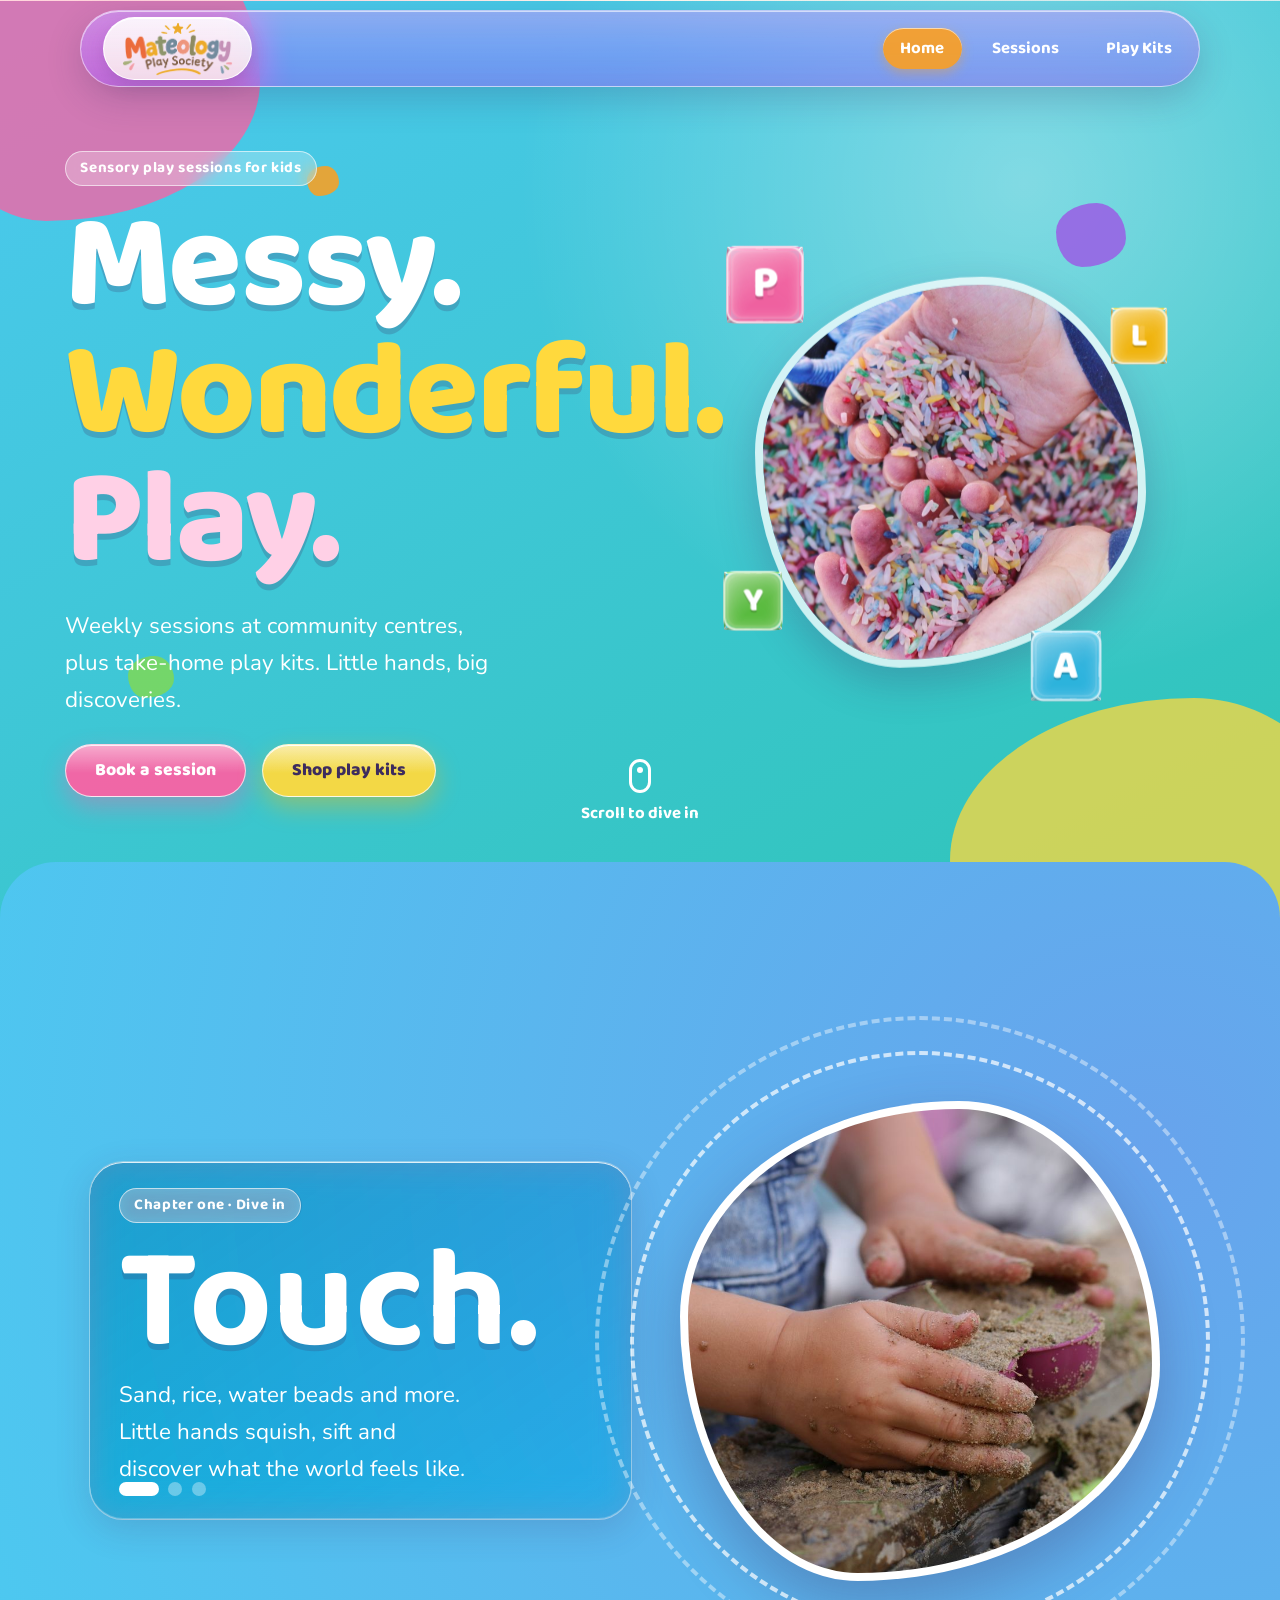
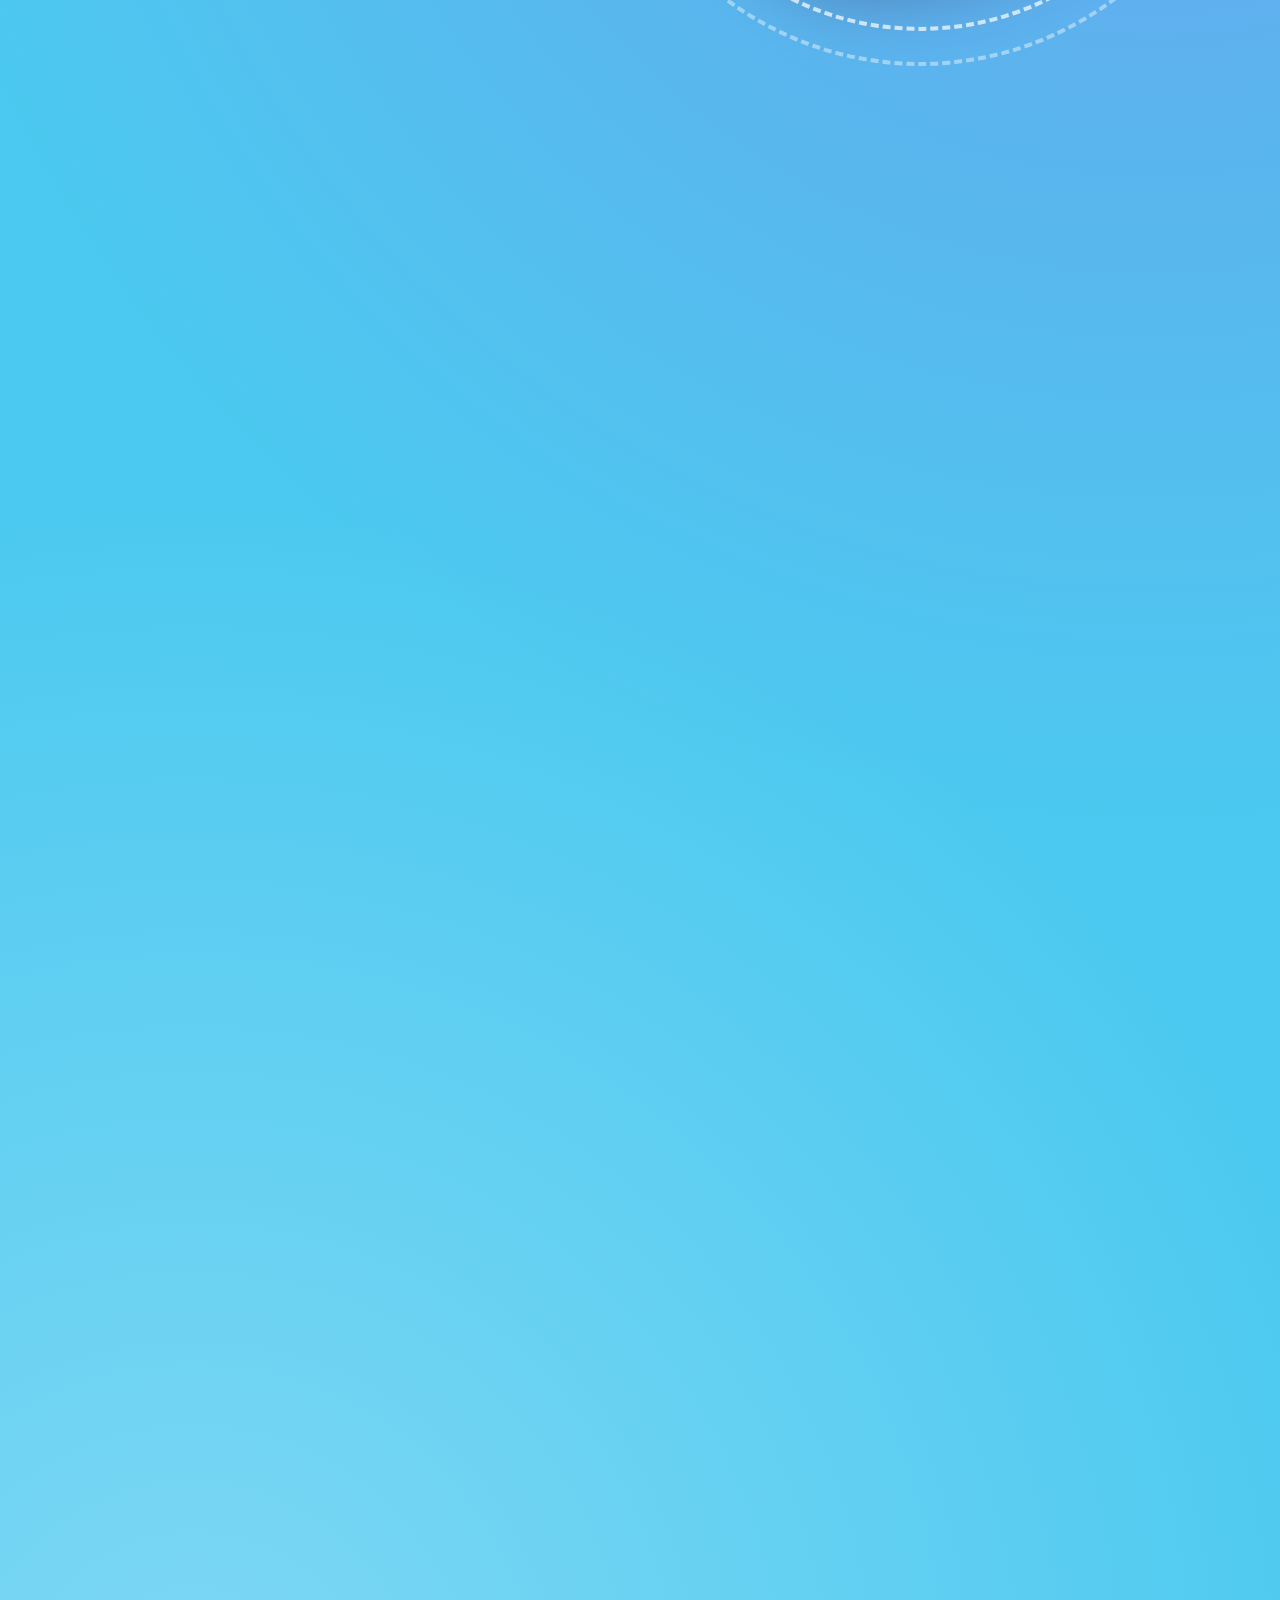
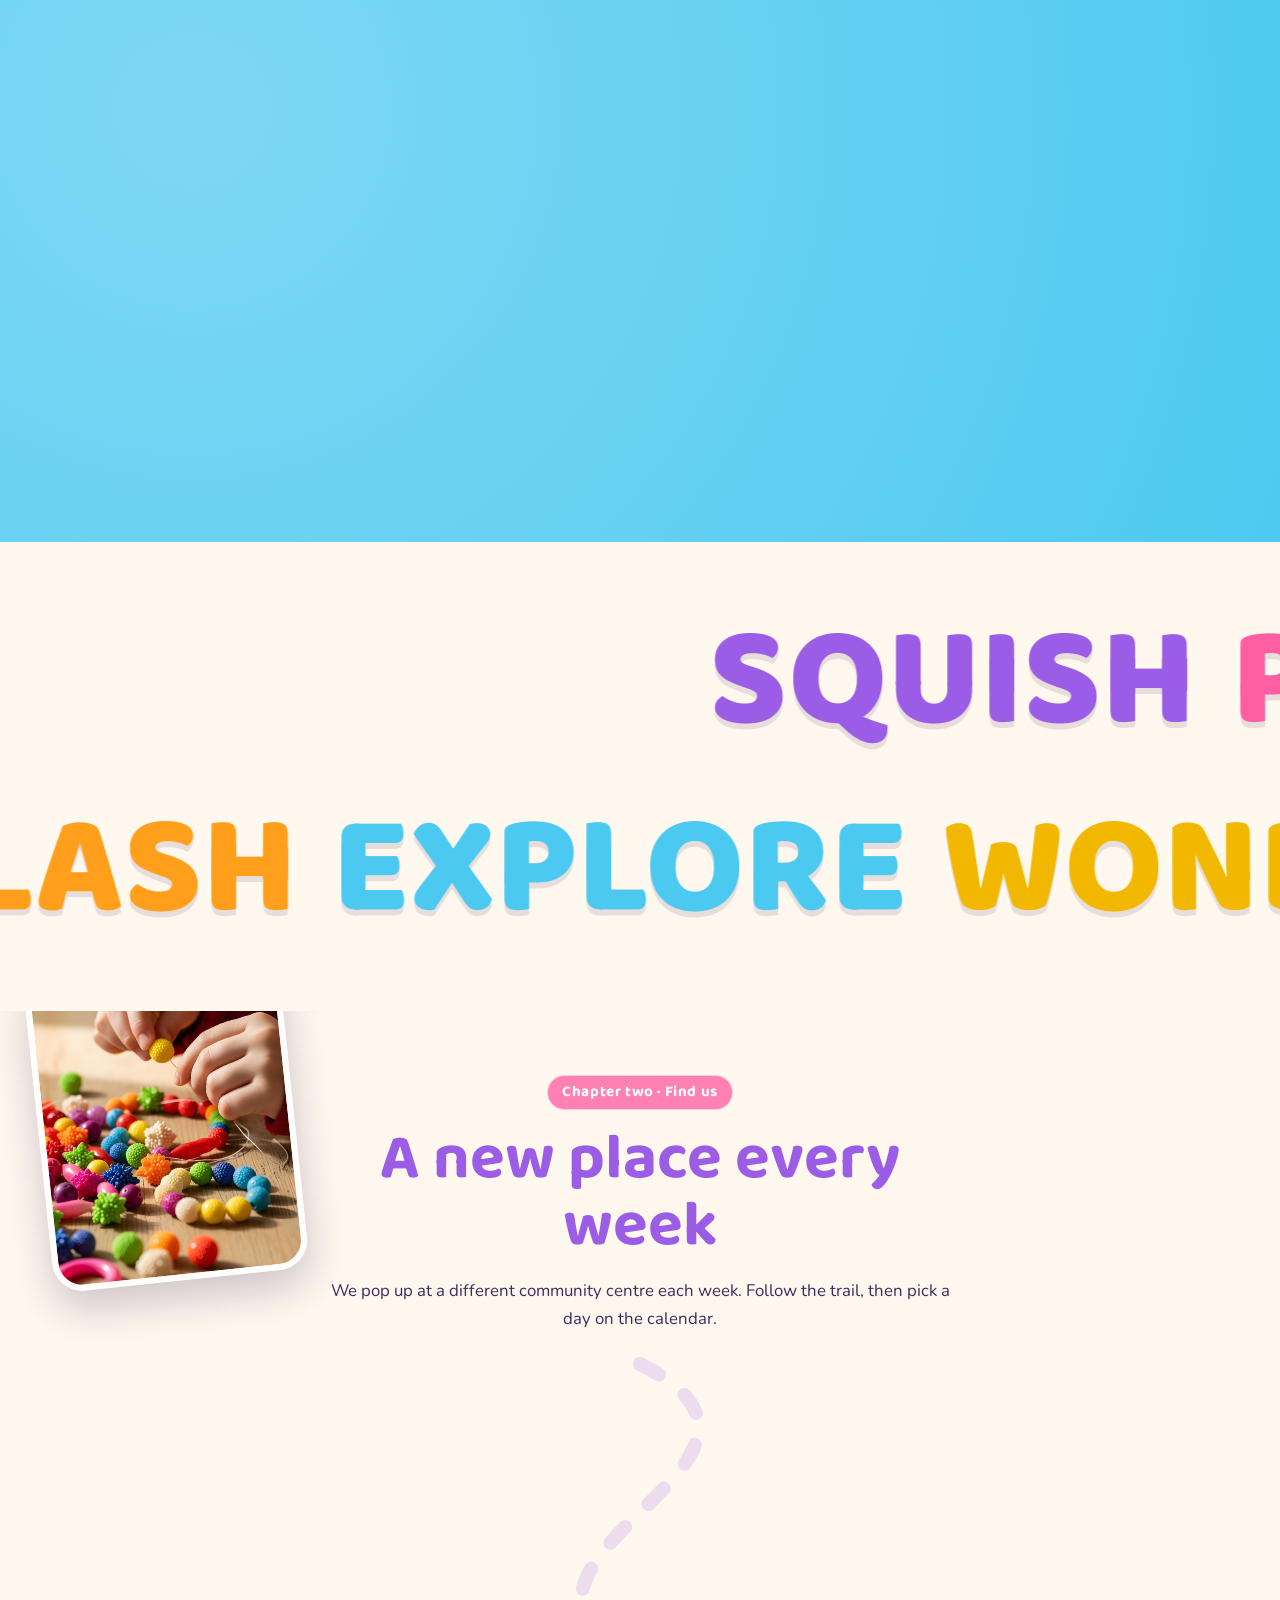
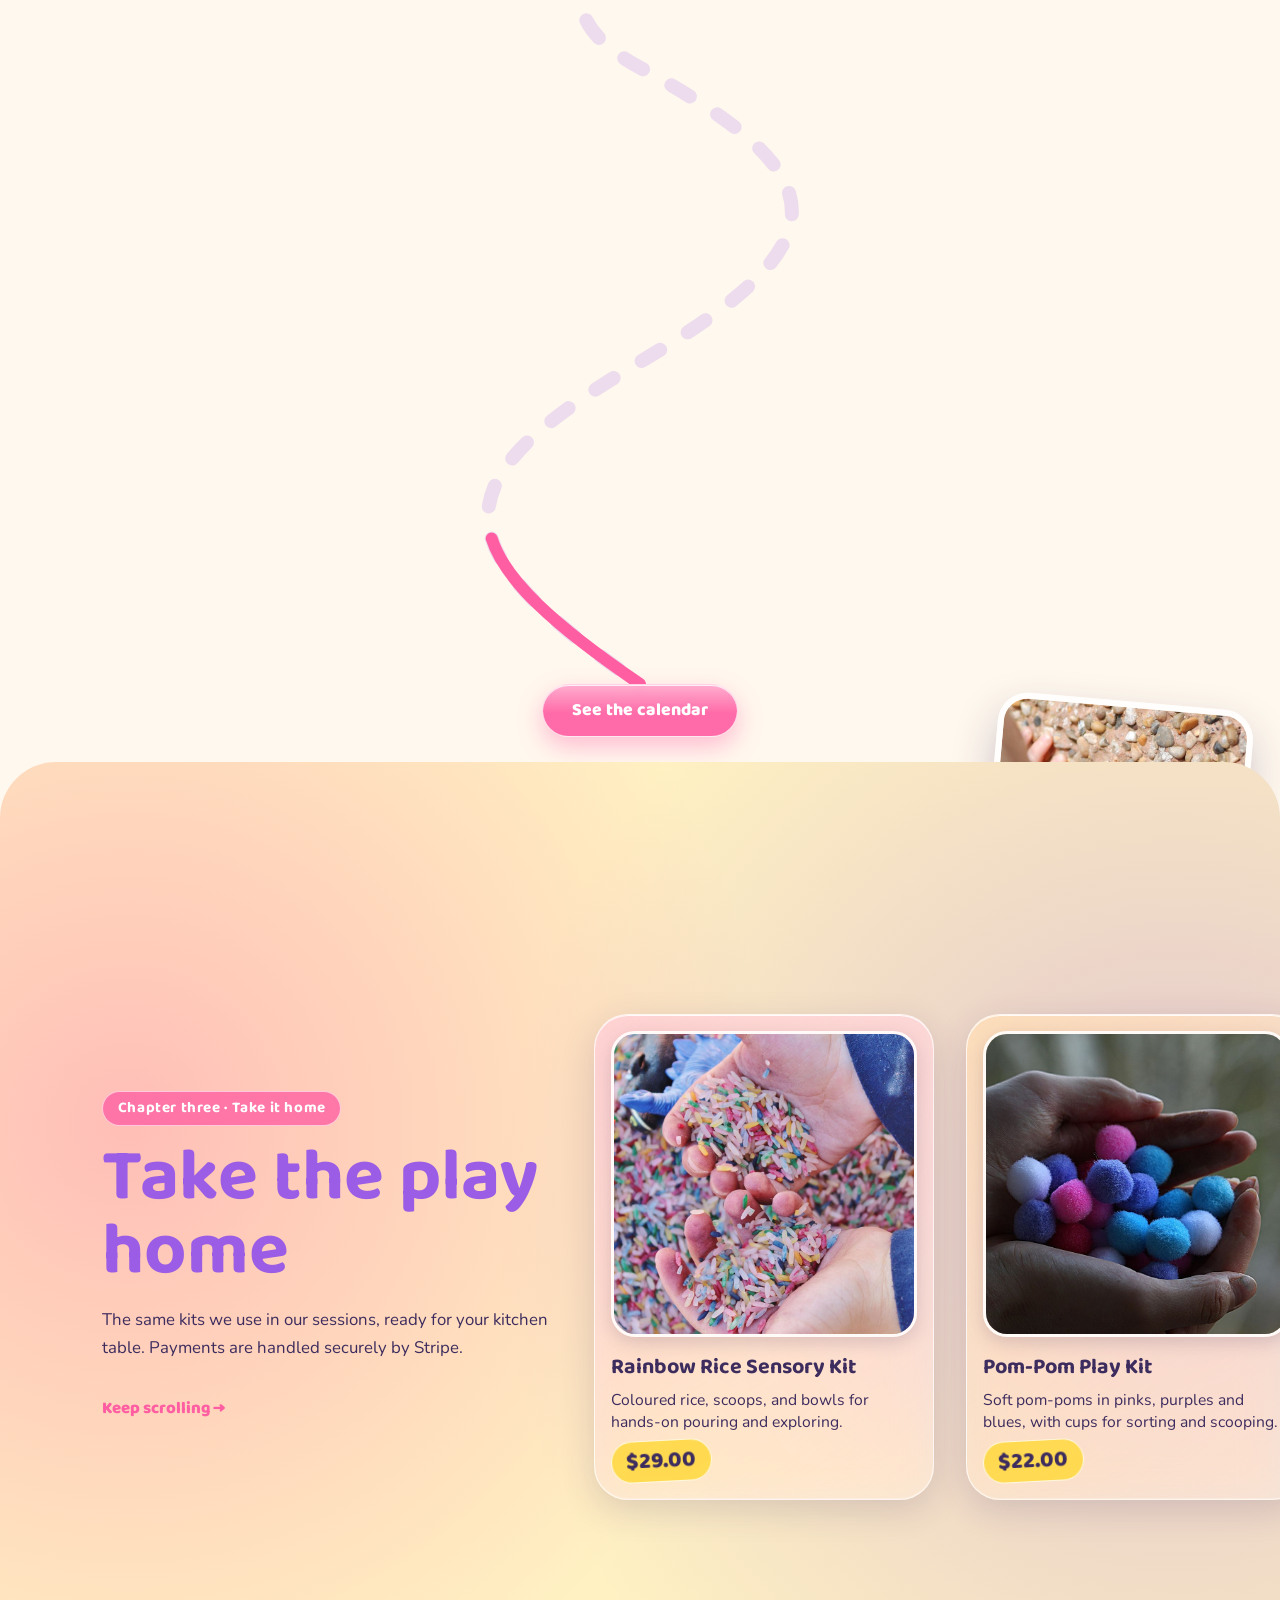
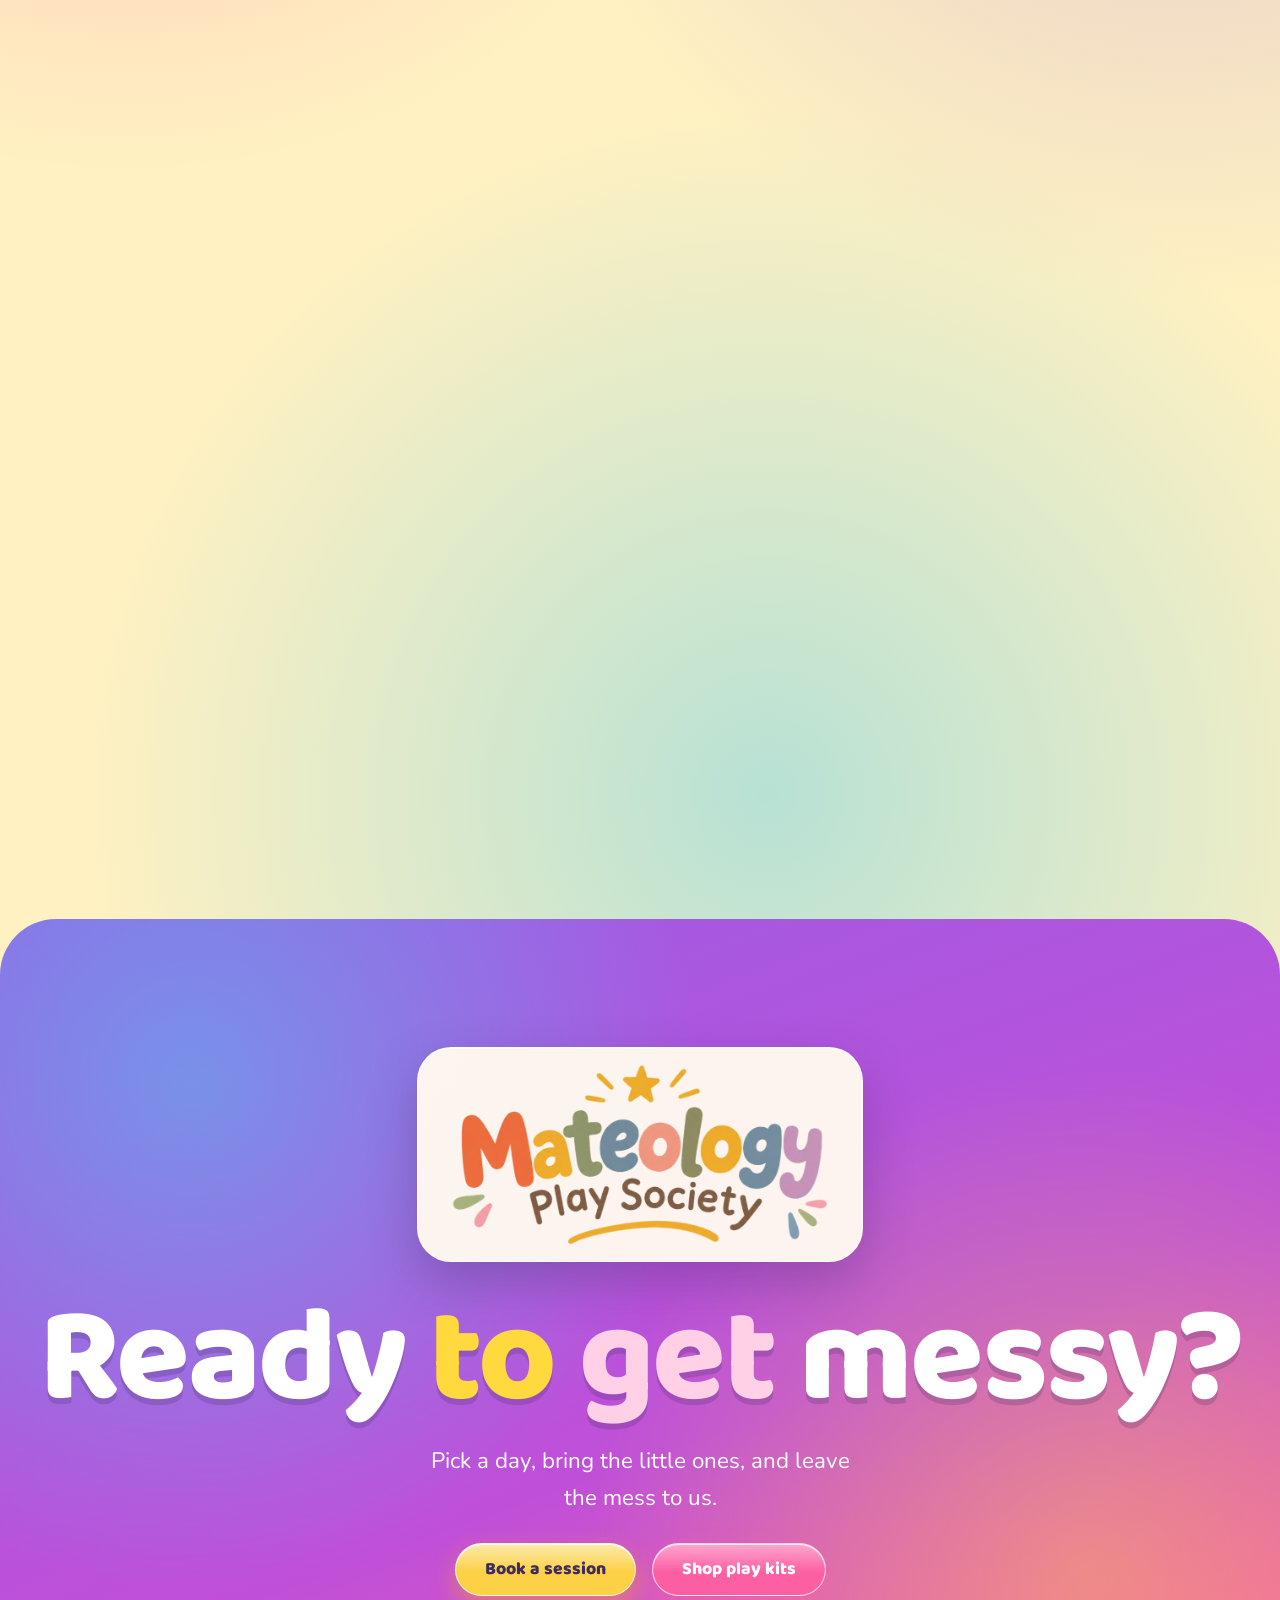
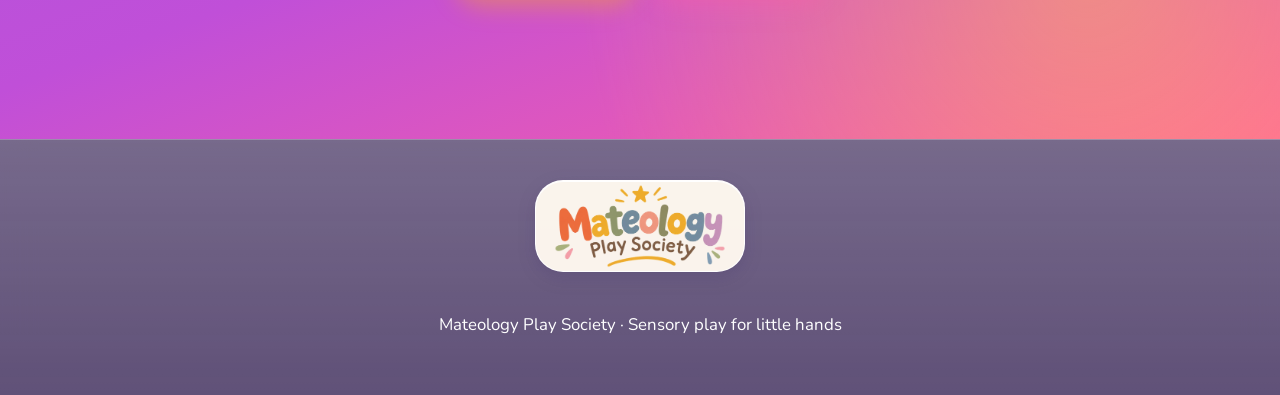
<file: index.html>
<!DOCTYPE html>
<html lang="en">
<head>
  <meta charset="UTF-8">
  <meta name="viewport" content="width=device-width, initial-scale=1">
  <title>Mateology Play Society | Sensory Play Sessions for Kids</title>
  <meta name="description" content="Mateology Play Society runs weekly sensory play sessions for kids at community centres, plus take-home play kits.">
  <link rel="icon" type="image/png" href="images/icon.png">
  <link rel="apple-touch-icon" href="images/icon.png">
  <link rel="stylesheet" href="style.css">
  <link rel="stylesheet" href="fun.css">
  <link rel="stylesheet" href="story.css">
  <link rel="stylesheet" href="glass.css">
</head>
<body class="story">
  <header>
    <h1><a class="brand" href="index.html" aria-label="Mateology Play Society, home"><img src="images/logo.png" alt="Mateology Play Society"></a></h1>
    <nav>
      <a href="index.html" class="active">Home</a>
      <a href="sessions.html">Sessions</a>
      <a href="shop.html">Play Kits</a>
    </nav>
  </header>

  <!-- Opening -->
  <section class="s-hero">
    <span class="splash s1"></span>
    <span class="splash s2"></span>
    <span class="splash s3"></span>
    <div class="s-hero-grid">
      <div class="s-hero-text">
        <p class="eyebrow">Sensory play sessions for kids</p>
        <h2 class="mega" aria-label="Messy. Wonderful. Play.">
          <span class="w" style="--d:0" aria-hidden="true">Messy.</span>
          <span class="w w2" style="--d:1" aria-hidden="true">Wonderful.</span>
          <span class="w w3" style="--d:2" aria-hidden="true">Play.</span>
        </h2>
        <p class="lead">Weekly sessions at community centres, plus take-home play kits. Little hands, big discoveries.</p>
        <div class="hero-actions">
          <a class="btn" href="sessions.html">Book a session</a>
          <a class="btn btn-sun" href="shop.html">Shop play kits</a>
        </div>
      </div>
      <div class="par" data-speed="-0.07">
        <div class="hero-art">
          <img class="blob-photo" src="images/rainbow-rice-hands.jpg" alt="A child's hands holding handfuls of rainbow-coloured rice">
          <div class="cube c1" data-letter="P" data-color="pink"></div>
          <div class="cube c2" data-letter="L" data-color="sun"></div>
          <div class="cube c3" data-letter="A" data-color="sky"></div>
          <div class="cube c4" data-letter="Y" data-color="lime"></div>
        </div>
      </div>
    </div>
    <a class="scroll-cue" href="#dive"><span class="bub"></span>Scroll to dive in</a>
  </section>

  <!-- Chapter one: pinned, changes as you scroll -->
  <section class="s-dive sheet" id="dive" data-step="0">
    <div class="dive-sticky">
      <div class="dive-text">
        <p class="eyebrow">Chapter one &middot; Dive in</p>
        <div class="dive-steps">
          <article class="step on">
            <h3>Touch.</h3>
            <p>Sand, rice, water beads and more. Little hands squish, sift and discover what the world feels like.</p>
          </article>
          <article class="step">
            <h3>Pour.</h3>
            <p>Cups, spoons and scoops turn messy play into a pretend kitchen, one splash at a time.</p>
          </article>
          <article class="step">
            <h3>Squish.</h3>
            <p>Bumpy, smooth, squishy and soft. Every new texture is a tiny adventure.</p>
          </article>
        </div>
        <div class="dots" aria-hidden="true"><i class="on"></i><i></i><i></i></div>
      </div>
      <div class="dive-art">
        <div class="orb">
          <img class="on" src="images/sand-play-hands.jpg" alt="Small hands pressing wet sand into a pink scoop">
          <img src="images/tea-set-mud-play.jpg" alt="A colourful toy tea set filled with messy mud play">
          <img src="images/teal-toy-touch.jpg" alt="A toddler's hand pressing the textured buttons on a colourful toy">
        </div>
        <span class="ring r1"></span><span class="ring r2"></span>
      </div>
    </div>
  </section>

  <!-- Words that slide as you scroll -->
  <section class="s-marquee" aria-hidden="true">
    <div class="row" data-dir="1"><span>Squish</span><span class="o">Pour</span><span>Scoop</span><span class="o">Sprinkle</span><span>Stir</span><span class="o">Squash</span><span>Squish</span><span class="o">Pour</span><span>Scoop</span><span class="o">Sprinkle</span><span>Stir</span><span class="o">Squash</span></div>
    <div class="row" data-dir="-1"><span class="o">Giggle</span><span>Sift</span><span class="o">Mix</span><span>Splash</span><span class="o">Explore</span><span>Wonder</span><span class="o">Giggle</span><span>Sift</span><span class="o">Mix</span><span>Splash</span><span class="o">Explore</span><span>Wonder</span></div>
  </section>

  <!-- Chapter two: a trail that draws itself -->
  <section class="s-path">
    <span class="par float-photo fp1" data-speed="0.12"><img src="images/bead-threading.jpg" alt="A child's hands threading colourful beads onto a string"></span>
    <span class="par float-photo fp2" data-speed="-0.1"><img src="images/pebble-wall-touch.jpg" alt="A baby's hands exploring a wall of smooth pebbles"></span>
    <div class="path-head">
      <p class="eyebrow dark">Chapter two &middot; Find us</p>
      <h2 class="reveal-me">A new place every week</h2>
      <p class="reveal-me">We pop up at a different community centre each week. Follow the trail, then pick a day on the calendar.</p>
    </div>
    <div class="path-box" id="path-box">
      <svg viewBox="0 0 400 1000" preserveAspectRatio="none" aria-hidden="true">
        <path class="trail-bg" d="M200 0 C 290 110, 110 210, 200 330 S 290 520, 200 650 S 110 850, 200 1000" pathLength="1"/>
        <path class="trail" id="trail" d="M200 0 C 290 110, 110 210, 200 330 S 290 520, 200 650 S 110 850, 200 1000" pathLength="1"/>
      </svg>
      <span class="runner" aria-hidden="true"></span>
      <div class="pin left" data-at="0.13"><b>1</b><div class="pin-label"><h3>Community halls</h3><p>Big open floors with plenty of room to spread out and get messy.</p></div></div>
      <div class="pin right" data-at="0.4"><b>2</b><div class="pin-label"><h3>Local centres</h3><p>Friendly spaces close to home, with something new on the mats every week.</p></div></div>
      <div class="pin left" data-at="0.66"><b>3</b><div class="pin-label"><h3>Library rooms</h3><p>Quiet corners turned into colourful sensory worlds.</p></div></div>
      <div class="pin right" data-at="0.92"><b>&#9733;</b><div class="pin-label"><h3>Next stop: you</h3><p>See where we'll be next and save your little one a spot.</p></div></div>
    </div>
    <div class="path-cta"><a class="btn" href="sessions.html">See the calendar</a></div>
  </section>

  <!-- Chapter three: scroll down, the kits slide sideways -->
  <section class="s-kits sheet" id="kits">
    <div class="kits-sticky">
      <div class="kits-track" id="kits-track">
        <div class="kit-intro">
          <p class="eyebrow dark">Chapter three &middot; Take it home</p>
          <h2>Take the play home</h2>
          <p>The same kits we use in our sessions, ready for your kitchen table. Payments are handled securely by Stripe.</p>
          <span class="swipe">Keep scrolling &rarr;</span>
        </div>
        <div class="kit-end">
          <h3>Every kit, ready to play</h3>
          <a class="btn" href="shop.html">See all play kits</a>
        </div>
      </div>
    </div>
  </section>

  <!-- Finale -->
  <section class="s-finale sheet">
    <span class="fbub" style="--l:6%;--s:34px;--d:9s;--o:-1s"></span>
    <span class="fbub" style="--l:18%;--s:20px;--d:12s;--o:-5s"></span>
    <span class="fbub" style="--l:33%;--s:46px;--d:10s;--o:-3s"></span>
    <span class="fbub" style="--l:52%;--s:26px;--d:13s;--o:-8s"></span>
    <span class="fbub" style="--l:68%;--s:40px;--d:9.5s;--o:-6s"></span>
    <span class="fbub" style="--l:82%;--s:22px;--d:11s;--o:-2s"></span>
    <span class="fbub" style="--l:93%;--s:36px;--d:12.5s;--o:-9s"></span>
    <a class="finale-logo" href="index.html" aria-label="Mateology Play Society"><img src="images/logo.png" alt="Mateology Play Society"></a>
    <h2 class="mega" aria-label="Ready to get messy?"><span class="w" aria-hidden="true">Ready</span> <span class="w w2" aria-hidden="true">to</span> <span class="w w3" aria-hidden="true">get</span> <span class="w" aria-hidden="true">messy?</span></h2>
    <p class="lead">Pick a day, bring the little ones, and leave the mess to us.</p>
    <div class="hero-actions">
      <a class="btn btn-sun" href="sessions.html">Book a session</a>
      <a class="btn" href="shop.html">Shop play kits</a>
    </div>
  </section>

  <footer>
    <a class="brand brand-foot" href="index.html" aria-label="Mateology Play Society, home"><img src="images/logo.png" alt="Mateology Play Society"></a>
    <p>Mateology Play Society &middot; Sensory play for little hands</p>
  </footer>
  <script src="motion.js"></script>
  <script src="story.js"></script>
</body>
</html>
</file>
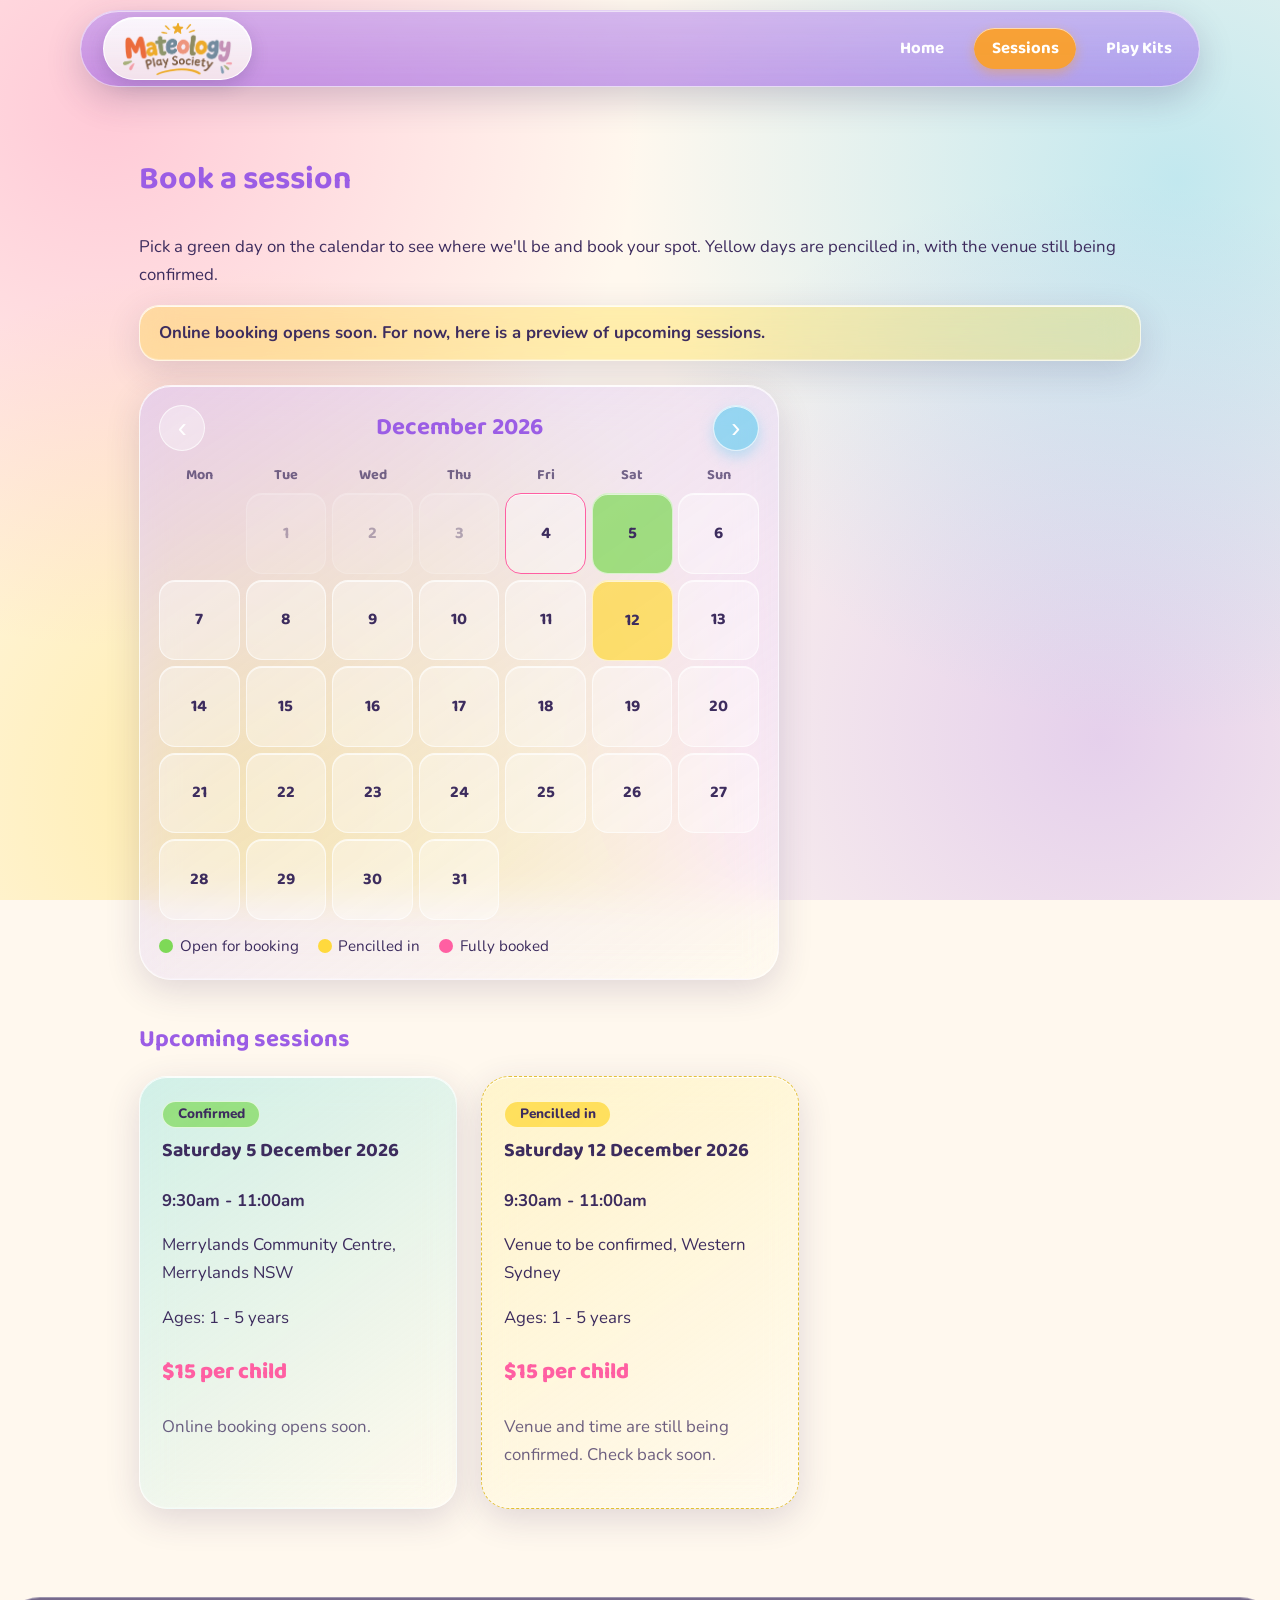
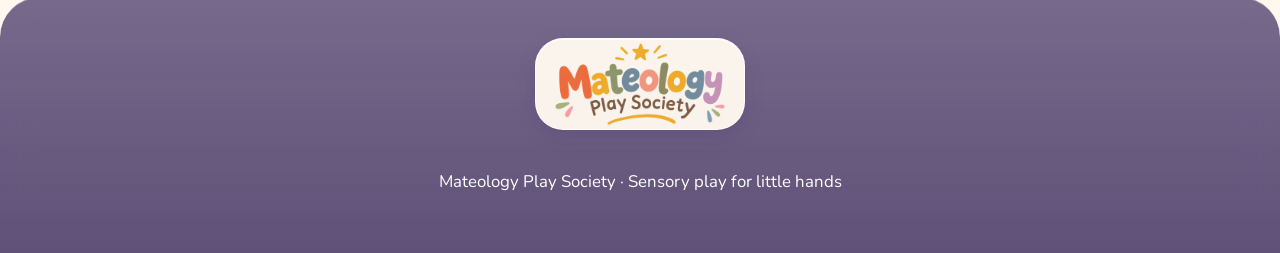
<file: sessions.html>
<!DOCTYPE html>
<html lang="en">
<head>
  <meta charset="UTF-8">
  <meta name="viewport" content="width=device-width, initial-scale=1">
  <title>Book a Session - Mateology Play Society</title>
  <link rel="icon" type="image/png" href="images/icon.png">
  <link rel="apple-touch-icon" href="images/icon.png">
  <link rel="stylesheet" href="style.css">
  <link rel="stylesheet" href="fun.css">
  <link rel="stylesheet" href="story.css">
  <link rel="stylesheet" href="glass.css">
</head>
<body>
  <header>
    <h1><a class="brand" href="index.html" aria-label="Mateology Play Society, home"><img src="images/logo.png" alt="Mateology Play Society"></a></h1>
    <nav>
      <a href="index.html">Home</a>
      <a href="sessions.html" class="active">Sessions</a>
      <a href="shop.html">Play Kits</a>
    </nav>
  </header>

  <main>
    <h2>Book a session</h2>
    <p>Pick a green day on the calendar to see where we'll be and book your spot. Yellow days are pencilled in, with the venue still being confirmed.</p>

    <p id="demo-note" class="note" hidden>Online booking opens soon. For now, here is a preview of upcoming sessions.</p>

    <section class="booking-calendar" aria-label="Session calendar">
      <div class="cal-head">
        <button type="button" id="cal-prev" class="cal-nav" aria-label="Previous month">&#8249;</button>
        <h3 id="cal-title" aria-live="polite"></h3>
        <button type="button" id="cal-next" class="cal-nav" aria-label="Next month">&#8250;</button>
      </div>
      <div id="cal-grid" class="cal-grid"></div>
      <div class="cal-legend">
        <span><span class="dot dot-confirmed"></span>Open for booking</span>
        <span><span class="dot dot-potential"></span>Pencilled in</span>
        <span><span class="dot dot-full"></span>Fully booked</span>
      </div>
    </section>

    <div class="list-head">
      <h3 id="list-title">Upcoming sessions</h3>
      <button type="button" id="show-all" class="link-btn" hidden>Show all sessions</button>
    </div>
    <p id="status" class="muted" aria-live="polite"></p>
    <div id="sessions" class="grid"></div>
  </main>

  <dialog id="book-dialog" class="book-dialog" aria-labelledby="dialog-title">
    <div class="dialog-inner">
      <button type="button" class="dialog-x" data-close aria-label="Close">&times;</button>

      <div id="form-view">
        <h3 id="dialog-title">Book your spot</h3>
        <p id="dialog-summary" class="dialog-summary"></p>
        <form id="book-form" novalidate>
          <label class="field">Your name
            <input name="parentName" type="text" autocomplete="name" maxlength="80" required>
          </label>
          <label class="field">Email
            <input name="email" type="email" autocomplete="email" maxlength="120" required>
          </label>
          <label class="field">Phone
            <input name="phone" type="tel" autocomplete="tel" maxlength="20" required>
          </label>
          <label class="field">How many children?
            <select name="children" id="children-select"></select>
          </label>
          <label class="field">Children's first names and ages (optional)
            <input name="childDetails" type="text" maxlength="300" placeholder="e.g. Mia 3, Leo 1">
          </label>
          <label class="field">Allergies or anything we should know (optional)
            <textarea name="notes" rows="2" maxlength="500"></textarea>
          </label>
          <div class="hp" aria-hidden="true">
            <label>Leave this empty <input name="website" type="text" tabindex="-1" autocomplete="off"></label>
          </div>
          <label class="check">
            <input name="consent" type="checkbox" required>
            <span>I agree that Mateology Play Society can use these details to manage my booking and contact me about it.</span>
          </label>
          <p id="form-error" class="form-error" role="alert"></p>
          <div class="dialog-actions">
            <button type="submit" id="submit-btn" class="btn">Confirm booking</button>
            <button type="button" class="link-btn" data-close>Cancel</button>
          </div>
        </form>
      </div>

      <div id="done-view" hidden>
        <h3>You're booked in!</h3>
        <div id="done-body"></div>
        <div class="dialog-actions" id="done-actions"></div>
      </div>
    </div>
  </dialog>

  <footer>
    <a class="brand brand-foot" href="index.html" aria-label="Mateology Play Society, home"><img src="images/logo.png" alt="Mateology Play Society"></a>
    <p>Mateology Play Society &middot; Sensory play for little hands</p>
  </footer>
  <script src="config.js"></script>
  <script src="booking.js"></script>
  <script src="motion.js"></script>
  <script src="story.js"></script>
</body>
</html>
</file>
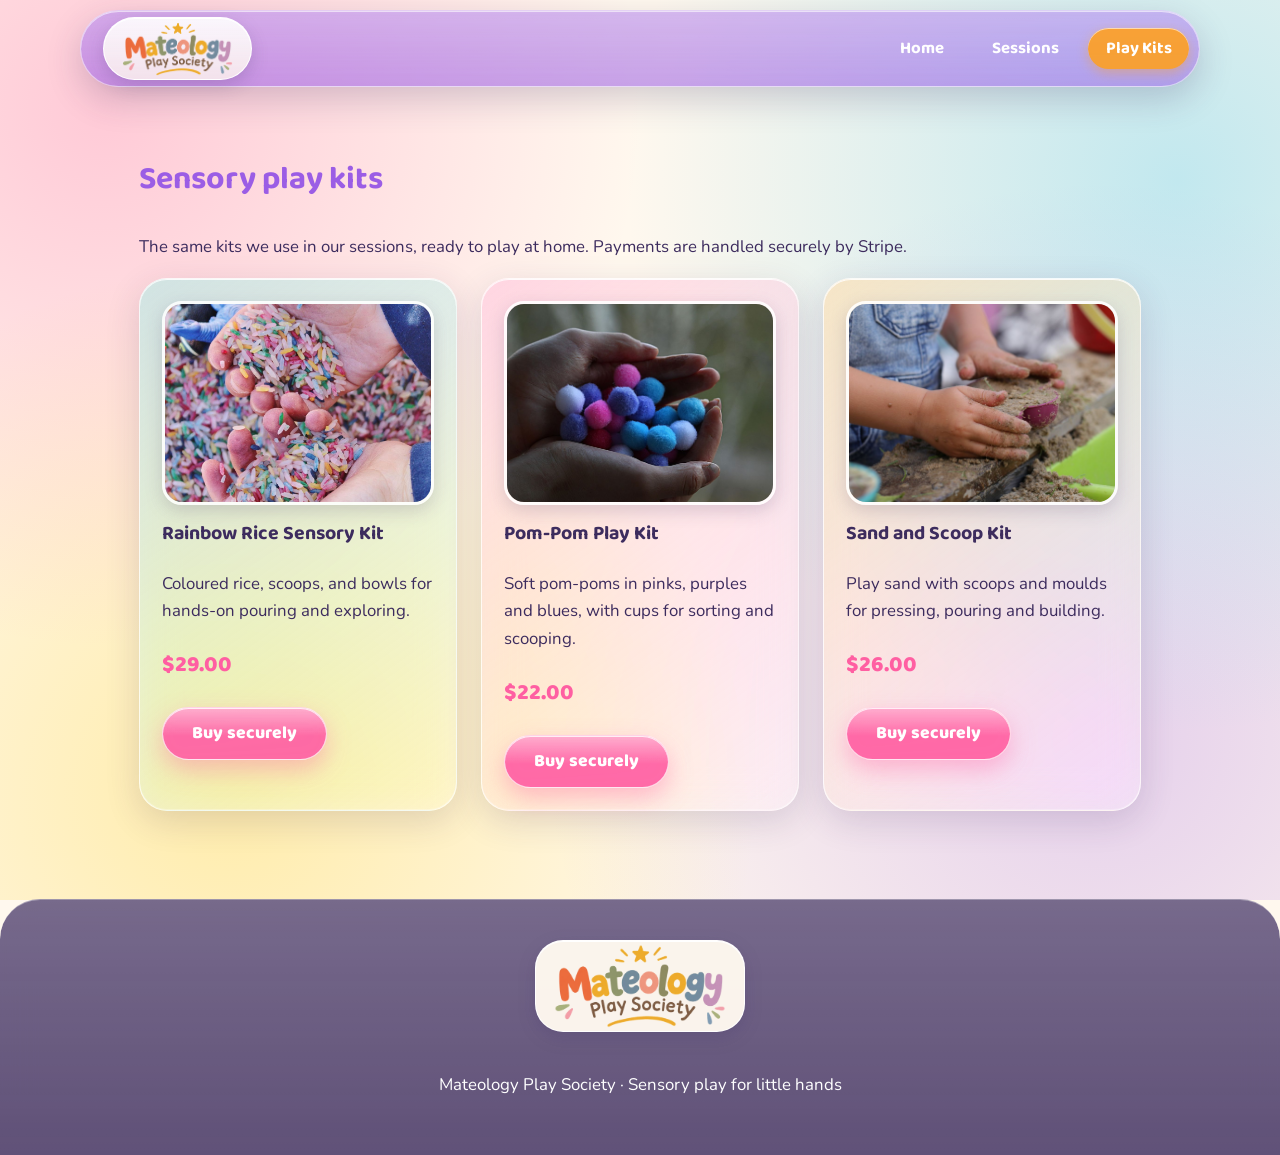
<file: shop.html>
<!DOCTYPE html>
<html lang="en">
<head>
  <meta charset="UTF-8">
  <meta name="viewport" content="width=device-width, initial-scale=1">
  <title>Play Kits - Mateology Play Society</title>
  <link rel="icon" type="image/png" href="images/icon.png">
  <link rel="apple-touch-icon" href="images/icon.png">
  <link rel="stylesheet" href="style.css">
  <link rel="stylesheet" href="fun.css">
  <link rel="stylesheet" href="story.css">
  <link rel="stylesheet" href="glass.css">
</head>
<body>
  <header>
    <h1><a class="brand" href="index.html" aria-label="Mateology Play Society, home"><img src="images/logo.png" alt="Mateology Play Society"></a></h1>
    <nav>
      <a href="index.html">Home</a>
      <a href="sessions.html">Sessions</a>
      <a href="shop.html" class="active">Play Kits</a>
    </nav>
  </header>

  <main>
    <h2>Sensory play kits</h2>
    <p>The same kits we use in our sessions, ready to play at home. Payments are handled securely by Stripe.</p>
    <div id="products" class="grid"></div>
  </main>

  <footer>
    <a class="brand brand-foot" href="index.html" aria-label="Mateology Play Society, home"><img src="images/logo.png" alt="Mateology Play Society"></a>
    <p>Mateology Play Society &middot; Sensory play for little hands</p>
  </footer>
  <script src="app.js"></script>
  <script src="motion.js"></script>
  <script src="story.js"></script>
</body>
</html>
</file>
<file: style.css>
@import url('https://fonts.googleapis.com/css2?family=Baloo+2:wght@500;700;800&family=Nunito:wght@400;700&display=swap');

:root {
  --pink: #ff5fa2;
  --orange: #ff9f1c;
  --sun: #ffd93d;
  --lime: #7ed957;
  --teal: #2ec4b6;
  --sky: #4cc9f0;
  --purple: #9b5de5;
  --ink: #3d2c5e;
  --cream: #fff8ee;
}

* { box-sizing: border-box; }

body {
  margin: 0;
  font-family: 'Nunito', 'Trebuchet MS', sans-serif;
  font-size: 1.05rem;
  color: var(--ink);
  background: var(--cream);
  line-height: 1.65;
  overflow-x: hidden;
}

h1, h2, h3, .btn, nav a {
  font-family: 'Baloo 2', 'Trebuchet MS', sans-serif;
}

header {
  background: var(--purple);
  padding: 0.8rem 1.5rem;
  display: flex;
  flex-wrap: wrap;
  align-items: center;
  justify-content: space-between;
  border-radius: 0 0 40px 40px;
  position: relative;
  z-index: 5;
}

header h1 { margin: 0; color: white; font-size: 1.8rem; font-weight: 800; }
header h1 span:nth-child(1) { color: var(--sun); }
header h1 span:nth-child(2) { color: var(--pink); }
header h1 span:nth-child(3) { color: var(--lime); }

nav a {
  color: white;
  text-decoration: none;
  font-weight: 700;
  margin-left: 0.5rem;
  padding: 0.4rem 1.1rem;
  border-radius: 999px;
  transition: transform 0.15s, background 0.15s;
  display: inline-block;
}

nav a:hover { background: var(--pink); transform: rotate(-3deg) scale(1.08); }
nav a.active { background: var(--orange); }

.hero {
  position: relative;
  text-align: center;
  padding: 5rem 1.5rem 6rem;
  background: linear-gradient(135deg, var(--sky), var(--teal));
  color: white;
  overflow: hidden;
}

.hero h2 { font-size: 2.8rem; margin: 0 0 1rem; line-height: 1.15; font-weight: 800; position: relative; z-index: 2; }
.hero p { font-size: 1.25rem; position: relative; z-index: 2; }
.hero .btn { position: relative; z-index: 2; }

/* Paint splashes drawn in pure CSS */
.hero::before, .hero::after, .splash {
  content: "";
  position: absolute;
  border-radius: 58% 42% 63% 37% / 45% 55% 45% 55%;
  z-index: 1;
}

.hero::before { width: 260px; height: 240px; background: var(--pink); top: -70px; left: -60px; opacity: 0.9; }
.hero::after { width: 300px; height: 260px; background: var(--sun); bottom: -90px; right: -70px; opacity: 0.95; }

.splash { opacity: 0.85; }
.splash.s1 { width: 70px; height: 64px; background: var(--purple); top: 22%; right: 12%; }
.splash.s2 { width: 46px; height: 42px; background: var(--lime); bottom: 24%; left: 10%; }
.splash.s3 { width: 32px; height: 30px; background: var(--orange); top: 18%; left: 24%; }

.btn {
  display: inline-block;
  background: var(--pink);
  color: white;
  padding: 0.7rem 1.8rem;
  border-radius: 999px;
  text-decoration: none;
  font-weight: 800;
  font-size: 1.1rem;
  border: none;
  cursor: pointer;
  box-shadow: 0 6px 0 #c93a7c;
  transition: transform 0.12s, box-shadow 0.12s;
}

.btn:hover { --ty: 3px; box-shadow: 0 3px 0 #c93a7c; }
.btn:active { --ty: 6px; box-shadow: 0 0 0 #c93a7c; }

main { max-width: 1050px; margin: 0 auto; padding: 2.5rem 1.5rem; }
main h2 { font-size: 2rem; color: var(--purple); }

.grid {
  display: grid;
  grid-template-columns: repeat(auto-fill, minmax(260px, 1fr));
  gap: 1.5rem;
}

.card {
  background: white;
  border-radius: 28px;
  padding: 1.4rem;
  box-shadow: 0 8px 0 rgba(61, 44, 94, 0.12);
  border: 4px solid var(--teal);
  transition: transform 0.15s;
}

.card:hover { --ty: -4px; }
.card:nth-child(4n+2) { border-color: var(--pink); }
.card:nth-child(4n+3) { border-color: var(--orange); }
.card:nth-child(4n+4) { border-color: var(--purple); }
.card.potential { border-style: dashed; border-color: var(--sun); }
.card h3 { margin-top: 0.4rem; color: var(--ink); }

.photo {
  width: 100%;
  aspect-ratio: 4 / 3;
  object-fit: cover;
  border-radius: 22px;
  border: 4px solid var(--sun);
  display: block;
  margin-bottom: 0.8rem;
}

.card img { width: 100%; border-radius: 20px; }

.price { font-family: 'Baloo 2', sans-serif; font-weight: 800; color: var(--pink); font-size: 1.4rem; }

.tag {
  display: inline-block;
  padding: 0.1rem 0.9rem;
  border-radius: 999px;
  font-size: 0.85rem;
  font-weight: 800;
  background: var(--lime);
  color: var(--ink);
}

.tag.potential { background: var(--sun); }

.wave {
  height: 50px;
  background: var(--cream);
  border-radius: 50% 50% 0 0 / 100% 100% 0 0;
  margin-top: -50px;
  position: relative;
  z-index: 3;
}

footer {
  text-align: center;
  padding: 2.5rem 1rem;
  background: var(--purple);
  color: white;
  border-radius: 40px 40px 0 0;
  margin-top: 3rem;
}

@media (max-width: 600px) {
  .hero h2 { font-size: 2.1rem; }
  nav a { margin: 0.2rem; }
}

/* Photo placement */
.hero-grid {
  display: grid;
  grid-template-columns: 1.1fr 0.9fr;
  gap: 2.5rem;
  align-items: center;
  max-width: 1000px;
  margin: 0 auto;
  position: relative;
  z-index: 2;
}

.hero-text { text-align: left; }

.blob-photo {
  width: 100%;
  aspect-ratio: 1 / 1;
  object-fit: cover;
  border: 8px solid white;
  border-radius: 58% 42% 63% 37% / 45% 55% 45% 55%;
  box-shadow: 0 10px 0 rgba(61, 44, 94, 0.2);
}

/* Every photo in a card crops to the same shape */
.card > img {
  display: block;
  width: 100%;
  aspect-ratio: 4 / 3;
  object-fit: cover;
  margin-bottom: 0.8rem;
}

/* Photo border follows the card colour */
.card .photo { border-color: inherit; }

.card.c-sky { border-color: var(--sky); }
.card.c-sun { border-color: var(--sun); }
.card.c-teal { border-color: var(--teal); }
.card.c-pink { border-color: var(--pink); }
.card.c-purple { border-color: var(--purple); }
.card.c-orange { border-color: var(--orange); }

.photo-section, .cta-band { margin-top: 3.5rem; }

.photo-pair {
  display: grid;
  grid-template-columns: 1fr 1fr;
  gap: 1.5rem;
  margin-top: 1.2rem;
}

.photo-pair img {
  width: 100%;
  aspect-ratio: 4 / 3;
  object-fit: cover;
  border-radius: 28px;
  border: 5px solid var(--orange);
}

.photo-pair img:nth-child(1) { --base: -1.5deg; }
.photo-pair img:nth-child(2) { --base: 1.5deg; border-color: var(--sun); }

.cta-band {
  display: grid;
  grid-template-columns: 0.9fr 1.1fr;
  gap: 1.5rem;
  align-items: center;
  background: var(--purple);
  color: white;
  border-radius: 36px;
  padding: 1.5rem;
}

.cta-band h2 { color: white; margin: 0 0 0.5rem; }

.cta-band img {
  width: 100%;
  aspect-ratio: 4 / 3;
  object-fit: cover;
  border-radius: 24px;
  border: 5px solid var(--pink);
}

.btn-sun { background: var(--sun); color: var(--ink); box-shadow: 0 6px 0 #d9ad00; }
.btn-sun:hover { box-shadow: 0 3px 0 #d9ad00; }
.btn-sun:active { box-shadow: 0 0 0 #d9ad00; }

@media (max-width: 700px) {
  .hero-grid, .cta-band, .photo-pair { grid-template-columns: 1fr; }
  .hero-text { text-align: center; }
  .blob-photo { max-width: 320px; margin: 0 auto; }
}

/* ===== Booking calendar ===== */
.note {
  background: var(--sun);
  color: var(--ink);
  border-radius: 20px;
  padding: 0.8rem 1.2rem;
  margin: 1rem 0;
  font-weight: 700;
}

.muted { opacity: 0.75; }

.booking-calendar {
  background: white;
  border: 4px solid var(--purple);
  border-radius: 32px;
  padding: 1.2rem;
  box-shadow: 0 8px 0 rgba(61, 44, 94, 0.12);
  max-width: 640px;
  margin: 1.5rem 0 2.5rem;
}

.cal-head {
  display: flex;
  align-items: center;
  justify-content: space-between;
  margin-bottom: 0.8rem;
}

.cal-head h3 { margin: 0; font-size: 1.5rem; color: var(--purple); }

.cal-nav {
  width: 46px;
  height: 46px;
  border-radius: 50%;
  border: none;
  background: var(--sky);
  color: white;
  font-size: 1.7rem;
  line-height: 1;
  cursor: pointer;
  box-shadow: 0 4px 0 #2a9cc4;
}

.cal-nav:hover:not(:disabled) { background: var(--pink); box-shadow: 0 4px 0 #c93a7c; }
.cal-nav:disabled { background: #d9d2e6; box-shadow: 0 4px 0 #bdb3d0; cursor: not-allowed; }

.cal-grid {
  display: grid;
  grid-template-columns: repeat(7, 1fr);
  gap: 6px;
}

.cal-dow {
  text-align: center;
  font-family: 'Baloo 2', sans-serif;
  font-weight: 700;
  font-size: 0.9rem;
  opacity: 0.7;
}

.cal-day {
  aspect-ratio: 1 / 1;
  min-height: 42px;
  border-radius: 16px;
  display: flex;
  align-items: center;
  justify-content: center;
  font-family: 'Baloo 2', sans-serif;
  font-weight: 700;
  font-size: 1.05rem;
  background: var(--cream);
  color: var(--ink);
  border: 3px solid transparent;
  padding: 0;
}

.cal-day.blank { background: none; }
.cal-day.past { opacity: 0.35; }
.cal-day.is-today { border-color: var(--pink); }

button.cal-day { cursor: pointer; }
button.cal-day.has-potential { background: var(--sun); }
button.cal-day.has-confirmed { background: var(--lime); }
button.cal-day.has-full { background: var(--pink); color: white; }
button.cal-day.is-selected { border-color: var(--ink); --ty: -3px; }

.cal-day:focus-visible, .cal-nav:focus-visible, .link-btn:focus-visible, .dialog-x:focus-visible {
  outline: 3px solid var(--purple);
  outline-offset: 2px;
}

.cal-legend { display: flex; flex-wrap: wrap; gap: 1.2rem; margin-top: 0.9rem; font-size: 0.95rem; }
.dot { display: inline-block; width: 14px; height: 14px; border-radius: 50%; margin-right: 0.4rem; vertical-align: -2px; }
.dot-confirmed { background: var(--lime); }
.dot-potential { background: var(--sun); }
.dot-full { background: var(--pink); }

.list-head { display: flex; align-items: center; gap: 1rem; flex-wrap: wrap; margin-bottom: 0.5rem; }
.list-head h3 { margin: 0; font-size: 1.5rem; color: var(--purple); }

.link-btn {
  background: none;
  border: none;
  color: var(--purple);
  font-family: 'Baloo 2', sans-serif;
  font-weight: 700;
  font-size: 1rem;
  text-decoration: underline;
  cursor: pointer;
  padding: 0.3rem 0.5rem;
}

.card.full { opacity: 0.8; }
.tag.full { background: var(--pink); color: white; }
.spots { font-weight: 700; }
.spots.low { color: var(--pink); }
button.btn:disabled { opacity: 0.6; cursor: not-allowed; }

/* Booking form dialog */
dialog.book-dialog {
  border: 4px solid var(--pink);
  border-radius: 32px;
  padding: 0;
  max-width: 520px;
  width: calc(100% - 2rem);
  max-height: calc(100vh - 2rem);
  background: var(--cream);
  color: var(--ink);
  box-shadow: 0 12px 0 rgba(61, 44, 94, 0.2);
}

dialog.book-dialog::backdrop { background: rgba(61, 44, 94, 0.55); }

.dialog-inner { padding: 1.5rem; position: relative; }
.dialog-inner h3 { margin: 0 2rem 0.4rem 0; color: var(--purple); font-size: 1.7rem; }
.dialog-summary { margin: 0 0 1rem; font-weight: 700; }

.dialog-x {
  position: absolute;
  top: 0.8rem;
  right: 0.8rem;
  width: 40px;
  height: 40px;
  border-radius: 50%;
  border: none;
  background: var(--sun);
  color: var(--ink);
  font-size: 1.5rem;
  line-height: 1;
  cursor: pointer;
}

.field { display: block; margin-bottom: 0.9rem; font-weight: 700; }

.field input, .field select, .field textarea {
  display: block;
  width: 100%;
  margin-top: 0.3rem;
  padding: 0.65rem 0.9rem;
  border: 3px solid var(--sky);
  border-radius: 16px;
  font: inherit;
  font-weight: 400;
  background: white;
  color: inherit;
}

.field input:focus, .field select:focus, .field textarea:focus {
  outline: none;
  border-color: var(--purple);
}

.hp { position: absolute; left: -9999px; width: 1px; height: 1px; overflow: hidden; }

.check { display: flex; gap: 0.6rem; align-items: flex-start; font-size: 0.95rem; margin: 0.5rem 0 1rem; }
.check input { width: 22px; height: 22px; margin-top: 0.2rem; flex: none; accent-color: var(--purple); }

.form-error { color: #b3261e; font-weight: 700; min-height: 1.4em; margin: 0 0 0.6rem; }

.dialog-actions { display: flex; gap: 0.9rem; flex-wrap: wrap; align-items: center; margin-top: 1rem; }

@media (max-width: 600px) {
  .booking-calendar { padding: 0.9rem; }
  .cal-grid { gap: 4px; }
  .cal-day { min-height: 38px; font-size: 0.95rem; border-radius: 12px; }
}
</file>
<file: fun.css>
/* Fun layer: floating balloons and clouds, 3D alphabet blocks, pop-out hover.
   Loaded after style.css. Pair with motion.js. Everything is drawn in code. */

/* ---------- Sky: balloons and clouds (added by motion.js) ---------- */
.sky {
  position: fixed;
  inset: 0;
  z-index: 0;
  pointer-events: none;
  overflow: hidden;
}

main, footer { position: relative; z-index: 1; }

.cloud {
  position: absolute;
  left: -300px;
  top: var(--top, 20%);
  width: 190px;
  height: 58px;
  border-radius: 999px;
  background: #d9f2fb;
  box-shadow: inset 0 -8px 0 rgba(76, 201, 240, 0.22);
  scale: var(--s, 1);
  animation: drift var(--dur, 80s) linear var(--delay, 0s) infinite;
}

.cloud::before, .cloud::after {
  content: "";
  position: absolute;
  background: inherit;
  box-shadow: inherit;
  border-radius: 50%;
}

.cloud::before { width: 84px; height: 84px; top: -40px; left: 30px; }
.cloud::after { width: 64px; height: 64px; top: -28px; left: 98px; }

@keyframes drift {
  from { translate: 0 0; }
  to { translate: calc(100vw + 600px) 0; }
}

.balloon {
  position: absolute;
  left: var(--x, 10%);
  bottom: -220px;
  width: var(--w, 52px);
  height: calc(var(--w, 52px) * 1.24);
  border-radius: 50% 50% 46% 46% / 56% 56% 44% 44%;
  opacity: 0.78;
  background:
    radial-gradient(ellipse 20% 13% at 33% 24%, rgba(255, 255, 255, 0.9), transparent 70%),
    radial-gradient(circle at 38% 32%, color-mix(in srgb, var(--c) 62%, white) 0, var(--c) 52%, color-mix(in srgb, var(--c) 76%, black) 100%);
  animation:
    rise var(--dur, 28s) linear var(--delay, 0s) infinite,
    tilt 5s ease-in-out infinite alternate;
}

/* knot */
.balloon::before {
  content: "";
  position: absolute;
  bottom: -7px;
  left: 50%;
  margin-left: -5px;
  border-left: 5px solid transparent;
  border-right: 5px solid transparent;
  border-bottom: 9px solid var(--c);
  filter: brightness(0.82);
}

/* string */
.balloon::after {
  content: "";
  position: absolute;
  top: 100%;
  left: 50%;
  width: 2px;
  height: 96px;
  margin-left: -1px;
  background: rgba(61, 44, 94, 0.5);
  transform-origin: top center;
  animation: sway 3.2s ease-in-out infinite alternate;
}

@keyframes rise {
  0%   { translate: 0 0; }
  25%  { translate: 22px calc(-0.28 * (100vh + 320px)); }
  50%  { translate: -16px calc(-0.55 * (100vh + 320px)); }
  75%  { translate: 20px calc(-0.8 * (100vh + 320px)); }
  100% { translate: 0 calc(-100vh - 320px); }
}

@keyframes tilt {
  from { rotate: -5deg; }
  to { rotate: 5deg; }
}

@keyframes sway {
  from { transform: rotate(-7deg); }
  to { transform: rotate(7deg); }
}

/* ---------- Hero: 3D alphabet blocks and entrance ---------- */
.hero-art { position: relative; }

.cube {
  --s: 64px;
  position: absolute;
  width: var(--s);
  height: var(--s);
  perspective: 520px;
  z-index: 3;
  animation: bob 5s ease-in-out infinite alternate;
}

.cube-in {
  position: relative;
  width: 100%;
  height: 100%;
  transform-style: preserve-3d;
  animation: tumble var(--spin, 16s) linear infinite;
}

.cube .face {
  position: absolute;
  inset: 0;
  display: grid;
  place-items: center;
  font-family: 'Baloo 2', 'Trebuchet MS', sans-serif;
  font-weight: 800;
  font-size: calc(var(--s) * 0.58);
  color: white;
  background: var(--c);
  border: 3px solid rgba(255, 255, 255, 0.55);
  border-radius: 12px;
  text-shadow: 0 2px 0 rgba(0, 0, 0, 0.18);
}

.cube .front  { transform: translateZ(calc(var(--s) / 2)); }
.cube .back   { transform: rotateY(180deg) translateZ(calc(var(--s) / 2)); filter: brightness(0.82); }
.cube .right  { transform: rotateY(90deg) translateZ(calc(var(--s) / 2)); filter: brightness(0.9); }
.cube .left   { transform: rotateY(-90deg) translateZ(calc(var(--s) / 2)); filter: brightness(0.75); }
.cube .top    { transform: rotateX(90deg) translateZ(calc(var(--s) / 2)); filter: brightness(1.12); }
.cube .bottom { transform: rotateX(-90deg) translateZ(calc(var(--s) / 2)); filter: brightness(0.7); }

.cube.c1 { --s: 72px; --spin: 18s; top: -28px; left: -26px; }
.cube.c2 { --s: 54px; --spin: 14s; top: 8%; right: -20px; animation-delay: -1.5s; }
.cube.c3 { --s: 66px; --spin: 20s; bottom: -22px; right: 12%; animation-delay: -3s; }
.cube.c4 { --s: 56px; --spin: 16s; bottom: 12%; left: -30px; animation-delay: -2s; }

@keyframes bob {
  from { translate: 0 -7px; }
  to { translate: 0 9px; }
}

@keyframes tumble {
  0%   { transform: rotateX(-24deg) rotateY(0deg) rotateZ(0deg); }
  50%  { transform: rotateX(24deg) rotateY(180deg) rotateZ(8deg); }
  100% { transform: rotateX(-24deg) rotateY(360deg) rotateZ(0deg); }
}

.hero-text > * { animation: pop-in 0.8s cubic-bezier(0.34, 1.56, 0.64, 1) both; }
.hero-text > :nth-child(2) { animation-delay: 0.1s; }
.hero-text > :nth-child(3) { animation-delay: 0.2s; }
.hero-art { animation: pop-in 0.9s cubic-bezier(0.34, 1.56, 0.64, 1) 0.15s both; }

@keyframes pop-in {
  from { opacity: 0; translate: 0 26px; scale: 0.88; }
  to { opacity: 1; translate: 0 0; scale: 1; }
}

/* paint splashes breathe */
.hero::before, .hero::after, .splash { animation: blob 11s ease-in-out infinite alternate; }
.hero::after { animation-duration: 14s; animation-delay: -4s; }
.splash.s2 { animation-delay: -3s; }
.splash.s3 { animation-delay: -6s; }

@keyframes blob {
  0%   { border-radius: 58% 42% 63% 37% / 45% 55% 45% 55%; }
  100% { border-radius: 40% 60% 36% 64% / 58% 42% 60% 40%; }
}

/* ---------- Pop-out hover and 3D tilt (motion.js sets --pop, --rx, --ry, --rz) ---------- */
.card, .btn, .blob-photo, .photo-pair img, .cta-band img, button.cal-day {
  transform:
    perspective(900px)
    translateY(var(--ty, 0px))
    rotateX(var(--rx, 0deg))
    rotateY(var(--ry, 0deg))
    rotate(calc(var(--base, 0deg) + var(--rz, 0deg)))
    scale(calc(1 + var(--pop, 0) * var(--grow, 0.07)));
  transition: transform 0.14s ease-out, box-shadow 0.2s;
}

.btn { --grow: 0.1; }
button.cal-day { --grow: 0.14; }
.card { transform-style: preserve-3d; position: relative; }
.btn, .blob-photo, .photo-pair img, .cta-band img, button.cal-day { position: relative; }

/* inside a card, the photo and title float forward as you get close */
.card img, .card h3, .card .price, .card .tag {
  transform: translateZ(calc(var(--pop, 0) * 34px));
}

.near { z-index: 30; }
.near.card, .near.btn, .near.blob-photo, .near img, .near.cal-day {
  box-shadow: 0 18px 28px rgba(61, 44, 94, 0.22);
}
.near.btn { box-shadow: 0 10px 0 #c93a7c, 0 18px 24px rgba(61, 44, 94, 0.25); }
.near.btn-sun { box-shadow: 0 10px 0 #d9ad00, 0 18px 24px rgba(61, 44, 94, 0.25); }

/* a quick random wiggle, picked by motion.js */
.wiggle { animation: wiggle 0.9s ease-in-out; }

@keyframes wiggle {
  0%, 100% { rotate: 0deg; }
  15% { rotate: -6deg; }
  35% { rotate: 5deg; }
  55% { rotate: -4deg; }
  75% { rotate: 2deg; }
}

/* ---------- Scroll pop-in (only when motion.js is running) ---------- */
.js .reveal:not(.in) { translate: 0 30px; scale: 0.93; }
.js .reveal.in {
  transition: translate 0.7s cubic-bezier(0.34, 1.56, 0.64, 1), scale 0.7s cubic-bezier(0.34, 1.56, 0.64, 1);
  transition-delay: calc(var(--i, 0) * 70ms);
}

/* ---------- Small screens ---------- */
@media (max-width: 700px) {
  .cube.c1 { --s: 52px; top: -14px; left: -6px; }
  .cube.c2 { --s: 40px; right: -4px; }
  .cube.c3 { --s: 48px; bottom: -14px; right: 8%; }
  .cube.c4 { --s: 40px; left: -8px; }
  .balloon { opacity: 0.65; }
}

/* ---------- Respect "reduce motion" ---------- */
@media (prefers-reduced-motion: reduce) {
  .cloud, .balloon, .balloon::after, .cube, .cube-in, .splash, .hero::before, .hero::after,
  .hero-text > *, .hero-art, .wiggle {
    animation: none !important;
  }
  .balloon { bottom: auto; top: var(--rest, 30%); }
  .cloud { left: var(--cx, 20%); }
  .cube-in { transform: rotateX(-22deg) rotateY(32deg); }
  .js .reveal:not(.in) { translate: none; scale: none; }
}
</file>
<file: story.css>
/* Story layer: the scroll-through home page, floating nav, progress bar, bubble cursor.
   Loaded after style.css and fun.css. Pair with story.js. */

html { scroll-behavior: smooth; }

/* ---------- Floating glass nav (all pages) ---------- */
header {
  position: sticky;
  top: 10px;
  width: min(1120px, calc(100% - 20px));
  margin: 10px auto 0;
  padding: 0.4rem 0.6rem 0.4rem 1.4rem;
  border-radius: 999px;
  background: rgba(155, 93, 229, 0.86);
  -webkit-backdrop-filter: blur(14px);
  backdrop-filter: blur(14px);
  box-shadow: 0 10px 30px rgba(61, 44, 94, 0.25);
  z-index: 50;
}
header h1 { font-size: 1.6rem; }
@media (max-width: 600px) {
  header { border-radius: 28px; padding: 0.5rem 0.8rem; justify-content: center; }
  header h1 { font-size: 1.4rem; margin-right: 0.5rem; }
  nav a { padding: 0.3rem 0.8rem; margin-left: 0.1rem; }
}

/* ---------- Paint progress bar and bubble cursor ---------- */
.progress {
  position: fixed; left: 0; top: 0; height: 6px; width: 100%;
  background: linear-gradient(90deg, var(--pink), var(--orange), var(--sun), var(--lime), var(--sky), var(--purple));
  transform-origin: left; transform: scaleX(0);
  z-index: 100; pointer-events: none; border-radius: 0 6px 6px 0;
}
.cursor-ring {
  position: fixed; left: 0; top: 0; width: 34px; height: 34px; margin: -17px 0 0 -17px;
  border: 3px solid var(--pink); border-radius: 50%;
  z-index: 99; pointer-events: none; opacity: 0;
  transition: opacity 0.3s, width 0.2s, height 0.2s, margin 0.2s, background 0.2s;
  mix-blend-mode: multiply;
}
.cursor-ring.on { opacity: 0.85; }
.cursor-ring.big { width: 64px; height: 64px; margin: -32px 0 0 -32px; background: rgba(255, 95, 162, 0.18); }
.trail-bub {
  position: fixed; left: 0; top: 0; border-radius: 50%; z-index: 98; pointer-events: none;
  background: radial-gradient(circle at 32% 30%, rgba(255, 255, 255, 0.95), var(--c) 55%);
  animation: trail-up 1.3s ease-out forwards;
}
@keyframes trail-up {
  from { opacity: 0.9; translate: 0 0; scale: 0.6; }
  to { opacity: 0; translate: var(--dx, 0px) -70px; scale: 1.15; }
}

/* ---------- Shared story pieces ---------- */
.story section, .story footer { position: relative; z-index: 1; }

.eyebrow {
  display: inline-block; margin: 0 0 1rem; padding: 0.25rem 0.9rem; border-radius: 999px;
  background: rgba(255, 255, 255, 0.28); color: white;
  font-family: 'Baloo 2', sans-serif; font-weight: 700; font-size: 0.95rem; letter-spacing: 0.04em;
}
.eyebrow.dark { background: var(--pink); }

.mega {
  font-family: 'Baloo 2', 'Trebuchet MS', sans-serif; font-weight: 800;
  font-size: clamp(3.1rem, 10.5vw, 8.4rem); line-height: 0.95; margin: 0 0 1.2rem;
  letter-spacing: -0.02em; color: white;
  text-shadow: 0 6px 0 rgba(61, 44, 94, 0.22);
}
.mega .w {
  display: inline-block;
  animation: word-in 0.9s cubic-bezier(0.34, 1.56, 0.64, 1) calc(0.15s + var(--d, 0) * 0.14s) both;
  transition: transform 0.25s cubic-bezier(0.34, 1.56, 0.64, 1);
}
.mega .w:hover { transform: translateY(-8px) rotate(-3deg) scale(1.05); }
.mega .w2 { color: var(--sun); }
.mega .w3 { color: #ffd0e6; }
@keyframes word-in {
  from { opacity: 0; translate: 0 60px; rotate: 6deg; scale: 0.8; }
  to { opacity: 1; translate: 0 0; rotate: 0deg; scale: 1; }
}

.lead { font-size: clamp(1.1rem, 2.2vw, 1.4rem); max-width: 34ch; }
.hero-actions { display: flex; gap: 1rem; flex-wrap: wrap; margin-top: 1.6rem; }

/* Sheets overlap like layers of paper */
.sheet { border-radius: 56px 56px 0 0; margin-top: -56px; }

/* ---------- Opening ---------- */
.s-hero {
  min-height: 100svh;
  margin-top: -74px;
  padding: 150px 1.5rem 120px;
  background: linear-gradient(150deg, var(--sky) 0%, var(--teal) 100%);
  color: white;
  overflow: hidden;
  display: flex; align-items: center;
}
.s-hero::before, .s-hero::after { content: ""; position: absolute; border-radius: 58% 42% 63% 37% / 45% 55% 45% 55%; z-index: 0; animation: blob 11s ease-in-out infinite alternate; }
.s-hero::before { width: 340px; height: 310px; background: var(--pink); top: -90px; left: -80px; opacity: 0.9; }
.s-hero::after { width: 420px; height: 360px; background: var(--sun); bottom: -140px; right: -90px; opacity: 0.95; animation-duration: 14s; }
.s-hero .splash { z-index: 0; }
.s-hero-grid {
  position: relative; z-index: 2;
  max-width: 1150px; margin: 0 auto; width: 100%;
  display: grid; grid-template-columns: 1.15fr 0.85fr; gap: 2rem; align-items: center;
}
.s-hero-text .eyebrow { animation: word-in 0.8s ease 0.05s both; }
.s-hero .lead, .s-hero .hero-actions { animation: word-in 0.9s cubic-bezier(0.34, 1.56, 0.64, 1) 0.6s both; }
.s-hero .hero-art { width: min(100%, 440px); margin: 0 auto; }

.scroll-cue {
  position: absolute; bottom: 90px; left: 50%; translate: -50% 0; z-index: 3;
  display: flex; flex-direction: column; align-items: center; gap: 0.4rem;
  color: white; text-decoration: none; font-family: 'Baloo 2', sans-serif; font-weight: 700;
}
.scroll-cue .bub { width: 22px; height: 34px; border: 3px solid white; border-radius: 14px; position: relative; }
.scroll-cue .bub::after { content: ""; position: absolute; left: 50%; top: 5px; width: 6px; height: 6px; margin-left: -3px; background: white; border-radius: 50%; animation: cue 1.6s ease-in-out infinite; }
@keyframes cue { 0% { translate: 0 0; opacity: 1; } 80% { translate: 0 14px; opacity: 0; } 100% { opacity: 0; } }

/* ---------- Chapter one: pinned ---------- */
.s-dive {
  height: 320vh;
  background: var(--sky);
  color: white;
  transition: background-color 0.7s ease;
  overflow-x: clip;
}
.s-dive[data-step="1"] { background: #ff6fae; }
.s-dive[data-step="2"] { background: #ffc400; color: var(--ink); }
.dive-sticky {
  position: sticky; top: 0; height: 100vh; height: 100svh;
  display: grid; grid-template-columns: 1fr 1fr; gap: 1rem; align-items: center;
  max-width: 1150px; margin: 0 auto; padding: 90px 1.5rem 2rem;
}
.dive-steps { position: relative; min-height: 15rem; }
.step { position: absolute; inset: 0 auto auto 0; opacity: 0; translate: 0 40px; transition: opacity 0.5s, translate 0.6s cubic-bezier(0.34, 1.56, 0.64, 1); pointer-events: none; }
.step.on { opacity: 1; translate: 0 0; pointer-events: auto; }
.step h3 { font-size: clamp(4rem, 12vw, 9rem); line-height: 0.9; margin: 0 0 0.5rem; color: inherit; text-shadow: 0 6px 0 rgba(61, 44, 94, 0.2); }
.s-dive[data-step="2"] .step h3 { text-shadow: 0 6px 0 rgba(255, 255, 255, 0.45); }
.step p { font-size: clamp(1.1rem, 2.1vw, 1.4rem); max-width: 28ch; margin: 0; }
.dots { display: flex; gap: 0.6rem; margin-top: 1.2rem; position: relative; }
.dots i { width: 14px; height: 14px; border-radius: 50%; background: currentColor; opacity: 0.35; transition: all 0.4s; }
.dots i.on { opacity: 1; width: 40px; border-radius: 8px; }
.dive-text { position: relative; }
.dive-text .eyebrow { background: rgba(255, 255, 255, 0.3); }
.s-dive[data-step="2"] .eyebrow { background: rgba(61, 44, 94, 0.14); color: var(--ink); }
.dive-art { position: relative; display: grid; place-items: center; }
.orb {
  position: relative; width: min(78vw, 480px, 58vh); aspect-ratio: 1;
  border-radius: 58% 42% 63% 37% / 45% 55% 45% 55%;
  overflow: hidden; border: 8px solid white; box-shadow: 0 14px 0 rgba(61, 44, 94, 0.2);
  animation: blob 9s ease-in-out infinite alternate;
  background: white;
}
.orb img { position: absolute; inset: 0; width: 100%; height: 100%; object-fit: cover; clip-path: circle(0% at 50% 50%); transition: clip-path 0.9s cubic-bezier(0.65, 0, 0.35, 1), scale 1.4s ease; scale: 1.15; }
.orb img.on { clip-path: circle(75% at 50% 50%); scale: 1; }
.ring { position: absolute; border: 4px dashed rgba(255, 255, 255, 0.7); border-radius: 50%; pointer-events: none; }
.ring.r1 { width: min(94vw, 580px, 70vh); aspect-ratio: 1; animation: spin 40s linear infinite; }
.ring.r2 { width: min(106vw, 650px, 79vh); aspect-ratio: 1; animation: spin 60s linear infinite reverse; opacity: 0.6; }
.s-dive[data-step="2"] .ring { border-color: rgba(61, 44, 94, 0.35); }
@keyframes spin { to { rotate: 360deg; } }

/* ---------- Word marquee ---------- */
.s-marquee { padding: 3.5rem 0; overflow: hidden; background: transparent; display: grid; gap: 1.2rem; }
.s-marquee .row {
  display: flex; gap: 2.2rem; white-space: nowrap; width: max-content;
  font-family: 'Baloo 2', sans-serif; font-weight: 800; text-transform: uppercase;
  font-size: clamp(3rem, 11vw, 9rem); line-height: 1.2; will-change: transform;
}
.s-marquee .row span { color: var(--purple); text-shadow: 0 6px 0 rgba(61, 44, 94, 0.12); }
.s-marquee .row span:nth-child(6n+1) { color: var(--purple); }
.s-marquee .row span:nth-child(6n+2) { color: var(--pink); }
.s-marquee .row span:nth-child(6n+3) { color: var(--teal); }
.s-marquee .row span:nth-child(6n+4) { color: var(--orange); }
.s-marquee .row span:nth-child(6n+5) { color: var(--sky); }
.s-marquee .row span:nth-child(6n+6) { color: #f2b800; }

/* ---------- Chapter two: trail ---------- */
.s-path { padding: 4rem 1.5rem 5rem; overflow: hidden; }
.path-head { max-width: 640px; margin: 0 auto 2rem; text-align: center; position: relative; z-index: 2; }
.path-head h2 { font-size: clamp(2.2rem, 6vw, 4rem); line-height: 1.05; color: var(--purple); margin: 0 0 0.8rem; }
.path-box { position: relative; width: min(100%, 900px); height: 920px; margin: 0 auto; }
.path-box svg { position: absolute; left: 0; top: 0; width: 100%; height: 100%; overflow: visible; }
.path-box path { fill: none; stroke-linecap: round; vector-effect: non-scaling-stroke; }
.trail-bg { stroke: rgba(155, 93, 229, 0.18); stroke-width: 14; stroke-dasharray: 0.02 0.03; }
.trail { stroke: var(--pink); stroke-width: 12; stroke-dasharray: 1; stroke-dashoffset: 1; }
.runner {
  position: absolute; left: 50%; top: 0; width: 34px; height: 34px; margin: -17px 0 0 -17px; border-radius: 50%;
  background: radial-gradient(circle at 32% 30%, #fff, var(--sun) 60%, var(--orange)); box-shadow: 0 6px 12px rgba(61, 44, 94, 0.3); z-index: 3;
}
.pin { position: absolute; z-index: 2; width: 0; height: 0; }
.pin b {
  position: absolute; left: -26px; top: -26px; width: 52px; height: 52px; border-radius: 50%;
  display: grid; place-items: center; background: var(--c, var(--teal)); color: white; font: 800 1.4rem 'Baloo 2', sans-serif;
  border: 4px solid white; box-shadow: 0 8px 0 rgba(61, 44, 94, 0.18);
  scale: 0; transition: scale 0.6s cubic-bezier(0.34, 1.8, 0.64, 1);
}
.pin:nth-of-type(1) b { --c: var(--teal); }
.pin:nth-of-type(2) b { --c: var(--orange); }
.pin:nth-of-type(3) b { --c: var(--purple); }
.pin:nth-of-type(4) b { --c: var(--pink); }
.pin.on b { scale: 1; }
.pin-label {
  position: absolute; top: -34px; width: min(34vw, 300px);
  opacity: 0; translate: 0 20px; transition: opacity 0.5s 0.15s, translate 0.6s 0.15s cubic-bezier(0.34, 1.56, 0.64, 1);
}
.pin.on .pin-label { opacity: 1; translate: 0 0; }
.pin.left .pin-label { right: 44px; text-align: left; }
.pin.right .pin-label { left: 44px; }
.pin-label h3 { margin: 0 0 0.2rem; font-size: clamp(1.1rem, 2.4vw, 1.5rem); color: var(--ink); }
.pin-label p { margin: 0; font-size: 0.98rem; line-height: 1.45; }
.path-cta { text-align: center; position: relative; z-index: 2; }
.float-photo { position: absolute; z-index: 1; width: clamp(150px, 20vw, 260px); }
.float-photo img { width: 100%; aspect-ratio: 4 / 5; object-fit: cover; border: 6px solid white; border-radius: 30px; box-shadow: 0 12px 0 rgba(61, 44, 94, 0.15); display: block; }
.fp1 { left: 3%; top: 34%; }
.fp1 img { rotate: -6deg; }
.fp2 { right: 3%; top: 58%; }
.fp2 img { rotate: 5deg; border-color: var(--sun); }

/* ---------- Chapter three: sideways kits ---------- */
.s-kits { background: #fff1c2; }
.kits-sticky { position: sticky; top: 0; height: 100vh; height: 100svh; overflow: hidden; display: flex; align-items: center; }
.kits-track { display: flex; align-items: center; gap: 2rem; padding: 90px 8vw 0; will-change: transform; width: max-content; }
.kit-intro { width: min(86vw, 460px); flex: none; }
.kit-intro h2 { font-size: clamp(2.6rem, 6vw, 4.6rem); line-height: 1; margin: 0 0 1rem; color: var(--purple); }
.swipe { display: inline-block; margin-top: 1rem; font-family: 'Baloo 2', sans-serif; font-weight: 800; color: var(--pink); animation: nudge 1.4s ease-in-out infinite alternate; }
@keyframes nudge { to { translate: 12px 0; } }
.kit.card { width: min(78vw, 340px); flex: none; display: block; color: inherit; text-decoration: none; padding: 1rem; border-radius: 34px; }
.kit.card img { width: 100%; aspect-ratio: 1; object-fit: cover; border-radius: 24px; display: block; }
.kit.card h3 { margin: 0.8rem 0 0.2rem; font-size: 1.35rem; }
.kit.card p { margin: 0 0 0.4rem; font-size: 0.98rem; line-height: 1.45; }
.kit.card .price { display: inline-block; background: var(--sun); color: var(--ink); font-family: 'Baloo 2', sans-serif; font-weight: 800; padding: 0.1rem 0.9rem; border-radius: 999px; rotate: -3deg; }
.kit-end { flex: none; width: min(80vw, 380px); text-align: center; }
.kit-end h3 { font-size: clamp(2rem, 4vw, 3rem); line-height: 1.05; color: var(--purple); margin: 0 0 1.4rem; }

/* ---------- Finale ---------- */
.s-finale {
  text-align: center; color: white; overflow: hidden;
  padding: 8rem 1.5rem 9rem;
  background: linear-gradient(160deg, var(--purple), #c04fd8 60%, var(--pink));
}
.s-finale > * { position: relative; z-index: 2; }
.s-finale .lead { margin: 0 auto; }
.s-finale .hero-actions { justify-content: center; }
.s-finale .mega { margin-bottom: 1.2rem; }
.fbub {
  position: absolute; left: var(--l); bottom: -80px; width: var(--s); height: var(--s); border-radius: 50%; z-index: 1;
  background: radial-gradient(circle at 32% 30%, rgba(255, 255, 255, 0.9), rgba(255, 255, 255, 0.25) 60%);
  animation: bub-up var(--d) linear var(--o) infinite;
}
@keyframes bub-up { from { translate: 0 0; } to { translate: 14px -900px; } }
.story footer { margin-top: -1px; background: #2f2150; border-radius: 0; }

/* ---------- Small screens ---------- */
@media (max-width: 800px) {
  .s-hero { padding-top: 150px; align-items: flex-start; }
  .s-hero-grid { grid-template-columns: 1fr; text-align: center; }
  .s-hero .lead { margin-left: auto; margin-right: auto; }
  .hero-actions { justify-content: center; }
  .s-hero .hero-art { width: min(78vw, 340px); }
  .scroll-cue { bottom: 70px; }
  .dive-sticky { grid-template-columns: 1fr; grid-template-rows: auto 1fr; padding-top: 118px; gap: 0.5rem; align-content: start; }
  .dive-text { order: 2; }
  .dive-art { order: 1; }
  .orb { width: min(64vw, 36vh); }
  .ring.r1 { width: min(76vw, 44vh); } .ring.r2 { width: min(86vw, 50vh); }
  .step h3 { font-size: clamp(3.4rem, 17vw, 5rem); }
  .dive-steps { min-height: 12rem; }
  .float-photo { display: none; }
  .pin-label { box-sizing: border-box; padding: 0.5rem 0.7rem; }
  .pin.left .pin-label { width: 32vw; right: 38px; }
  .pin.right .pin-label { width: 29vw; left: 38px; }
  .pin-label h3 { font-size: 0.95rem; line-height: 1.25; overflow-wrap: normal; word-break: normal; hyphens: none; }
  .pin-label p { display: none; }
  .path-box { height: 780px; }
  .s-kits { height: auto !important; }
  .kits-sticky { position: static; height: auto; overflow: visible; padding: 5rem 0; display: block; }
  .kits-track { overflow-x: auto; width: auto; max-width: 100%; padding: 0 6vw 1.5rem; scroll-snap-type: x mandatory; transform: none !important; }
  .kits-track > * { scroll-snap-align: center; }
}

@media (max-width: 380px) {
  .pin-label { padding: 0.45rem 0.55rem; }
  .pin-label h3 { font-size: 0.85rem; }
  .pin.left .pin-label { width: 33vw; }
  .pin.right .pin-label { width: 27vw; }
}

/* ---------- Respect "reduce motion" ---------- */
@media (prefers-reduced-motion: reduce) {
  html { scroll-behavior: auto; }
  .mega .w, .s-hero-text .eyebrow, .s-hero .lead, .s-hero .hero-actions, .scroll-cue .bub::after,
  .ring, .orb, .swipe, .fbub, .s-hero::before, .s-hero::after { animation: none !important; }
  .step, .orb img, .pin b, .pin-label, .s-dive { transition: none; }
  .fbub { bottom: auto; top: 20%; opacity: 0.5; }
}
</file>
<file: glass.css>
/* Glass layer: frosted, see-through surfaces over soft colour glows.
   Loaded last on every page. Delete the link to go back to the solid look. */

:root {
  --glass: rgba(255, 255, 255, 0.42);
  --glass-strong: rgba(255, 255, 255, 0.62);
  --glass-edge: rgba(255, 255, 255, 0.7);
  --glass-blur: blur(18px) saturate(1.7);
  --glass-shadow: 0 10px 34px rgba(61, 44, 94, 0.16), inset 0 1px 0 rgba(255, 255, 255, 0.85), inset 0 -1px 0 rgba(255, 255, 255, 0.25);
}

/* Soft colour glows behind everything, so the glass has something to frost */
body {
  background-color: var(--cream);
  background-image:
    radial-gradient(circle at 8% 12%, rgba(255, 95, 162, 0.30), transparent 38%),
    radial-gradient(circle at 92% 20%, rgba(76, 201, 240, 0.34), transparent 40%),
    radial-gradient(circle at 18% 88%, rgba(255, 217, 61, 0.38), transparent 40%),
    radial-gradient(circle at 86% 82%, rgba(155, 93, 229, 0.26), transparent 42%);
  background-attachment: fixed;
}

/* ---------- Shared glass surfaces ---------- */
.card, .booking-calendar, .note, .pin-label, .kit.card, .dive-text, dialog.book-dialog .dialog-inner {
  -webkit-backdrop-filter: var(--glass-blur);
  backdrop-filter: var(--glass-blur);
}

.card, .booking-calendar {
  --tint: var(--teal);
  background: linear-gradient(145deg, color-mix(in srgb, var(--tint) 22%, rgba(255, 255, 255, 0.55)), rgba(255, 255, 255, 0.28));
  border: 1.5px solid var(--glass-edge);
  box-shadow: var(--glass-shadow);
}
.card:nth-child(4n+2) { --tint: var(--pink); border-color: var(--glass-edge); }
.card:nth-child(4n+3) { --tint: var(--orange); border-color: var(--glass-edge); }
.card:nth-child(4n+4) { --tint: var(--purple); border-color: var(--glass-edge); }
.card.c-sky { --tint: var(--sky); border-color: var(--glass-edge); }
.card.c-sun { --tint: var(--sun); border-color: var(--glass-edge); }
.card.c-teal { --tint: var(--teal); border-color: var(--glass-edge); }
.card.c-pink { --tint: var(--pink); border-color: var(--glass-edge); }
.card.c-purple { --tint: var(--purple); border-color: var(--glass-edge); }
.card.c-orange { --tint: var(--orange); border-color: var(--glass-edge); }
.card.potential { --tint: var(--sun); border: 1.5px dashed rgba(217, 173, 0, 0.75); }
.booking-calendar { --tint: var(--purple); border-radius: 32px; }

.card .photo, .card > img, .card img { border: 3px solid rgba(255, 255, 255, 0.85); box-shadow: 0 6px 18px rgba(61, 44, 94, 0.18); }
.near.card, .near.btn, .near.blob-photo, .near img, .near.cal-day { box-shadow: 0 24px 44px rgba(61, 44, 94, 0.28), inset 0 1px 0 rgba(255, 255, 255, 0.9); }

/* ---------- Buttons: glossy glass candy ---------- */
.btn {
  background: linear-gradient(180deg, rgba(255, 255, 255, 0.45), rgba(255, 255, 255, 0) 55%), rgba(255, 95, 162, 0.92);
  border: 1.5px solid rgba(255, 255, 255, 0.7);
  -webkit-backdrop-filter: blur(10px);
  backdrop-filter: blur(10px);
  box-shadow: 0 10px 24px rgba(255, 95, 162, 0.38), inset 0 1px 0 rgba(255, 255, 255, 0.8);
}
.btn:hover { box-shadow: 0 6px 16px rgba(255, 95, 162, 0.4), inset 0 1px 0 rgba(255, 255, 255, 0.8); }
.btn:active { box-shadow: 0 2px 6px rgba(255, 95, 162, 0.4), inset 0 2px 6px rgba(61, 44, 94, 0.2); }
.btn-sun {
  background: linear-gradient(180deg, rgba(255, 255, 255, 0.55), rgba(255, 255, 255, 0) 55%), rgba(255, 217, 61, 0.94);
  box-shadow: 0 10px 24px rgba(255, 184, 0, 0.4), inset 0 1px 0 rgba(255, 255, 255, 0.9);
}
.btn-sun:hover { box-shadow: 0 6px 16px rgba(255, 184, 0, 0.45), inset 0 1px 0 rgba(255, 255, 255, 0.9); }
.btn-sun:active { box-shadow: 0 2px 6px rgba(255, 184, 0, 0.45), inset 0 2px 6px rgba(61, 44, 94, 0.2); }
.near.btn { box-shadow: 0 16px 30px rgba(255, 95, 162, 0.5), inset 0 1px 0 rgba(255, 255, 255, 0.8); }
.near.btn-sun { box-shadow: 0 16px 30px rgba(255, 184, 0, 0.55), inset 0 1px 0 rgba(255, 255, 255, 0.9); }

/* ---------- Menu and footer ---------- */
header {
  background: linear-gradient(180deg, rgba(255, 255, 255, 0.25), rgba(255, 255, 255, 0.04)), rgba(155, 93, 229, 0.58);
  border: 1.5px solid rgba(255, 255, 255, 0.5);
  -webkit-backdrop-filter: blur(20px) saturate(1.8);
  backdrop-filter: blur(20px) saturate(1.8);
  box-shadow: 0 12px 34px rgba(61, 44, 94, 0.22), inset 0 1px 0 rgba(255, 255, 255, 0.6);
}
nav a:hover { background: rgba(255, 95, 162, 0.75); }
nav a.active { background: rgba(255, 159, 28, 0.88); box-shadow: inset 0 1px 0 rgba(255, 255, 255, 0.6), 0 4px 12px rgba(255, 159, 28, 0.4); }

footer, .story footer {
  background: linear-gradient(180deg, rgba(255, 255, 255, 0.14), transparent), rgba(61, 44, 94, 0.82);
  -webkit-backdrop-filter: blur(16px);
  backdrop-filter: blur(16px);
  border-top: 1.5px solid rgba(255, 255, 255, 0.4);
}

/* ---------- Booking calendar ---------- */
.cal-nav {
  background: rgba(76, 201, 240, 0.55);
  border: 1.5px solid var(--glass-edge);
  box-shadow: 0 6px 14px rgba(76, 201, 240, 0.35), inset 0 1px 0 rgba(255, 255, 255, 0.8);
}
.cal-nav:hover:not(:disabled) { background: rgba(255, 95, 162, 0.7); box-shadow: 0 6px 14px rgba(255, 95, 162, 0.4), inset 0 1px 0 rgba(255, 255, 255, 0.8); }
.cal-nav:disabled { background: rgba(255, 255, 255, 0.35); box-shadow: none; }
.cal-day {
  background: rgba(255, 255, 255, 0.35);
  border: 1.5px solid rgba(255, 255, 255, 0.6);
  box-shadow: inset 0 1px 0 rgba(255, 255, 255, 0.7);
}
.cal-day.blank { background: none; border-color: transparent; box-shadow: none; }
.cal-day.is-today { border-color: var(--pink); }
button.cal-day.has-potential { background: rgba(255, 217, 61, 0.72); }
button.cal-day.has-confirmed { background: rgba(126, 217, 87, 0.72); }
button.cal-day.has-full { background: rgba(255, 95, 162, 0.78); color: white; }
button.cal-day.is-selected { border-color: var(--ink); box-shadow: 0 10px 22px rgba(61, 44, 94, 0.25), inset 0 1px 0 rgba(255, 255, 255, 0.8); }
.tag { background: rgba(126, 217, 87, 0.7); border: 1px solid rgba(255, 255, 255, 0.7); }
.tag.potential { background: rgba(255, 217, 61, 0.78); }
.tag.full { background: rgba(255, 95, 162, 0.8); }
.note { background: rgba(255, 217, 61, 0.35); border: 1.5px solid var(--glass-edge); box-shadow: var(--glass-shadow); }

/* ---------- Booking pop-up ---------- */
dialog.book-dialog {
  background: transparent;
  border: none;
  box-shadow: none;
}
dialog.book-dialog .dialog-inner {
  background: linear-gradient(150deg, rgba(255, 255, 255, 0.82), rgba(255, 248, 238, 0.6));
  border: 1.5px solid rgba(255, 255, 255, 0.85);
  border-radius: 32px;
  box-shadow: 0 30px 70px rgba(61, 44, 94, 0.35), inset 0 1px 0 #fff;
  -webkit-backdrop-filter: blur(28px) saturate(1.8);
  backdrop-filter: blur(28px) saturate(1.8);
}
dialog.book-dialog::backdrop {
  background: radial-gradient(circle at 30% 20%, rgba(255, 95, 162, 0.35), transparent 50%), radial-gradient(circle at 75% 80%, rgba(76, 201, 240, 0.4), transparent 50%), rgba(61, 44, 94, 0.45);
  -webkit-backdrop-filter: blur(8px);
  backdrop-filter: blur(8px);
}
.field input, .field select, .field textarea {
  background: rgba(255, 255, 255, 0.6);
  border: 1.5px solid rgba(255, 255, 255, 0.9);
  box-shadow: inset 0 2px 6px rgba(61, 44, 94, 0.08);
}
.dialog-x { background: rgba(255, 217, 61, 0.8); border: 1.5px solid rgba(255, 255, 255, 0.8); }

/* ---------- Photos ---------- */
.blob-photo, .photo-pair img, .cta-band img { border-color: rgba(255, 255, 255, 0.75); box-shadow: 0 16px 40px rgba(61, 44, 94, 0.25); }
.cta-band { background: linear-gradient(135deg, rgba(155, 93, 229, 0.7), rgba(255, 95, 162, 0.6)); border: 1.5px solid var(--glass-edge); -webkit-backdrop-filter: var(--glass-blur); backdrop-filter: var(--glass-blur); box-shadow: var(--glass-shadow); }

/* ---------- Story page ---------- */
.eyebrow { background: rgba(255, 255, 255, 0.26); border: 1px solid rgba(255, 255, 255, 0.6); -webkit-backdrop-filter: blur(8px); backdrop-filter: blur(8px); }
.eyebrow.dark { background: rgba(255, 95, 162, 0.78); }

.s-hero { background: radial-gradient(circle at 80% 20%, rgba(255, 255, 255, 0.35), transparent 40%), linear-gradient(150deg, rgba(76, 201, 240, 1), rgba(46, 196, 182, 1)); }
.s-hero::before, .s-hero::after { opacity: 0.75; }

.s-dive { background-image: radial-gradient(circle at 15% 85%, rgba(255, 255, 255, 0.28), transparent 45%), radial-gradient(circle at 90% 10%, rgba(155, 93, 229, 0.35), transparent 45%); background-color: var(--sky); }
.s-dive[data-step="1"] { background-color: #ff6fae; }
.s-dive[data-step="2"] { background-color: #ffc400; }
.dive-text {
  padding: 1.6rem 1.8rem 1.4rem;
  border-radius: 34px;
  background: linear-gradient(145deg, rgba(61, 44, 94, 0.3), rgba(61, 44, 94, 0.14));
  border: 1.5px solid rgba(255, 255, 255, 0.45);
  box-shadow: var(--glass-shadow);
  transition: background 0.6s;
}
.s-dive[data-step="2"] .dive-text { background: linear-gradient(145deg, rgba(255, 255, 255, 0.55), rgba(255, 255, 255, 0.28)); }
.dive-steps { min-height: 14rem; }
.orb { border-color: rgba(255, 255, 255, 0.65); box-shadow: 0 24px 60px rgba(61, 44, 94, 0.3), inset 0 0 0 2px rgba(255, 255, 255, 0.4); }

.pin-label { padding: 0.7rem 1rem; border-radius: 22px; background: var(--glass); border: 1.5px solid var(--glass-edge); box-shadow: var(--glass-shadow); top: -48px; }
.pin.left .pin-label { right: 40px; }
.pin.right .pin-label { left: 40px; }
.pin b { border: 2px solid rgba(255, 255, 255, 0.85); background-image: linear-gradient(180deg, rgba(255, 255, 255, 0.4), transparent 55%); box-shadow: 0 10px 22px rgba(61, 44, 94, 0.25), inset 0 1px 0 rgba(255, 255, 255, 0.8); }
.float-photo img { border-color: rgba(255, 255, 255, 0.8); box-shadow: 0 18px 40px rgba(61, 44, 94, 0.25); }

.s-kits {
  background-color: #fff1c2;
  background-image: radial-gradient(circle at 10% 20%, rgba(255, 95, 162, 0.35), transparent 35%), radial-gradient(circle at 60% 90%, rgba(76, 201, 240, 0.4), transparent 38%), radial-gradient(circle at 92% 25%, rgba(155, 93, 229, 0.3), transparent 38%);
}
.kit.card { background: linear-gradient(145deg, color-mix(in srgb, var(--tint) 22%, rgba(255, 255, 255, 0.6)), rgba(255, 255, 255, 0.32)); }
.kit.card .price { background: rgba(255, 217, 61, 0.85); border: 1px solid rgba(255, 255, 255, 0.8); }

.s-finale { background: radial-gradient(circle at 15% 20%, rgba(76, 201, 240, 0.5), transparent 40%), radial-gradient(circle at 85% 80%, rgba(255, 217, 61, 0.4), transparent 40%), linear-gradient(160deg, var(--purple), #c04fd8 60%, var(--pink)); }
.fbub { border: 1.5px solid rgba(255, 255, 255, 0.6); }

/* Glassy 3D blocks: see-through so you can spot the other faces */
.cube .face { background: linear-gradient(145deg, rgba(255, 255, 255, 0.4), transparent 60%), color-mix(in srgb, var(--c) 78%, transparent); border: 2px solid rgba(255, 255, 255, 0.75); box-shadow: inset 0 0 14px rgba(255, 255, 255, 0.35); }

/* ---------- Browsers without backdrop-filter get calmer, more solid glass ---------- */
@supports not ((backdrop-filter: blur(1px)) or (-webkit-backdrop-filter: blur(1px))) {
  .card, .booking-calendar, .pin-label, .kit.card { background: rgba(255, 255, 255, 0.9); }
  header { background: rgba(155, 93, 229, 0.95); }
  dialog.book-dialog .dialog-inner { background: rgba(255, 252, 247, 0.98); }
  .dive-text { background: rgba(61, 44, 94, 0.45); }
}

/* ---------- Mateology Play Society logo ---------- */
header h1 { margin: 0; line-height: 0; }
.brand {
  display: inline-block;
  padding: 0.22rem 1rem;
  border-radius: 999px;
  background: linear-gradient(180deg, rgba(255, 255, 255, 0.9), rgba(255, 248, 238, 0.78));
  border: 1.5px solid rgba(255, 255, 255, 0.95);
  box-shadow: 0 6px 18px rgba(61, 44, 94, 0.2), inset 0 1px 0 #fff;
  transition: transform 0.25s cubic-bezier(0.34, 1.56, 0.64, 1);
}
.brand:hover { transform: scale(1.05) rotate(-1.5deg); }
.brand img { display: block; height: 42px; width: auto; }
.brand-foot { margin: 0 auto 0.8rem; padding: 0.5rem 1.6rem; border-radius: 28px; }
.brand-foot img { height: 78px; }
footer { text-align: center; }
.finale-logo {
  display: inline-block; margin-bottom: 1.6rem; padding: 0.9rem 2rem; border-radius: 34px;
  background: linear-gradient(145deg, rgba(255, 255, 255, 0.88), rgba(255, 248, 238, 0.7));
  border: 1.5px solid rgba(255, 255, 255, 0.95);
  box-shadow: 0 20px 50px rgba(61, 44, 94, 0.3), inset 0 1px 0 #fff;
  -webkit-backdrop-filter: blur(16px); backdrop-filter: blur(16px);
}
.finale-logo img { display: block; width: min(64vw, 380px); height: auto; }
@media (max-width: 600px) {
  header h1 { margin-right: 0; }
  .brand img { height: 36px; }
  .brand-foot img { height: 64px; }
}

/* logo size and footer badge tweaks */
.brand img { height: 54px; }
.brand { padding: 0.2rem 1.1rem; }
.brand-foot, .finale-logo { background: rgba(255, 249, 240, 0.97); -webkit-backdrop-filter: none; backdrop-filter: none; }
.brand-foot img { height: 84px; }
.s-hero { margin-top: -86px; }
@media (max-width: 600px) {
  .brand img { height: 42px; }
  .brand-foot img { height: 68px; }
  .s-hero { margin-top: -120px; }
}
</file>
